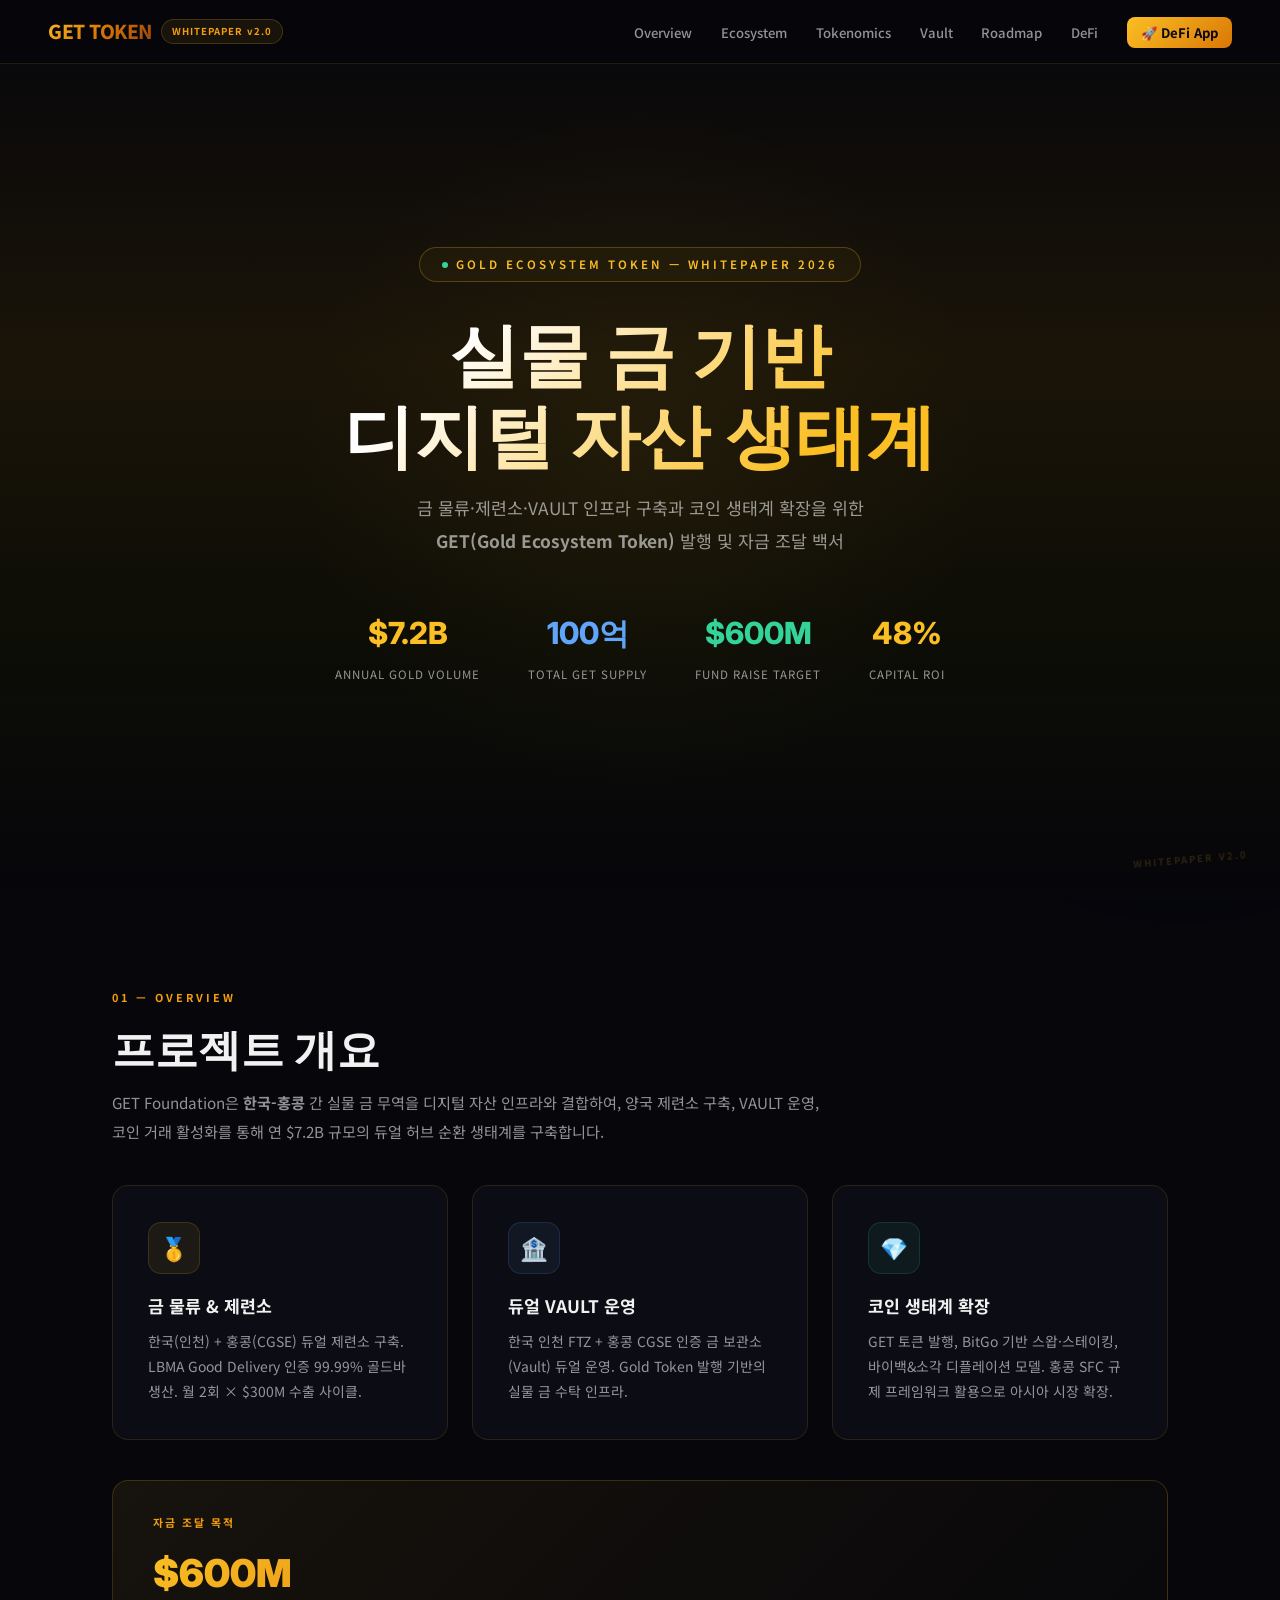
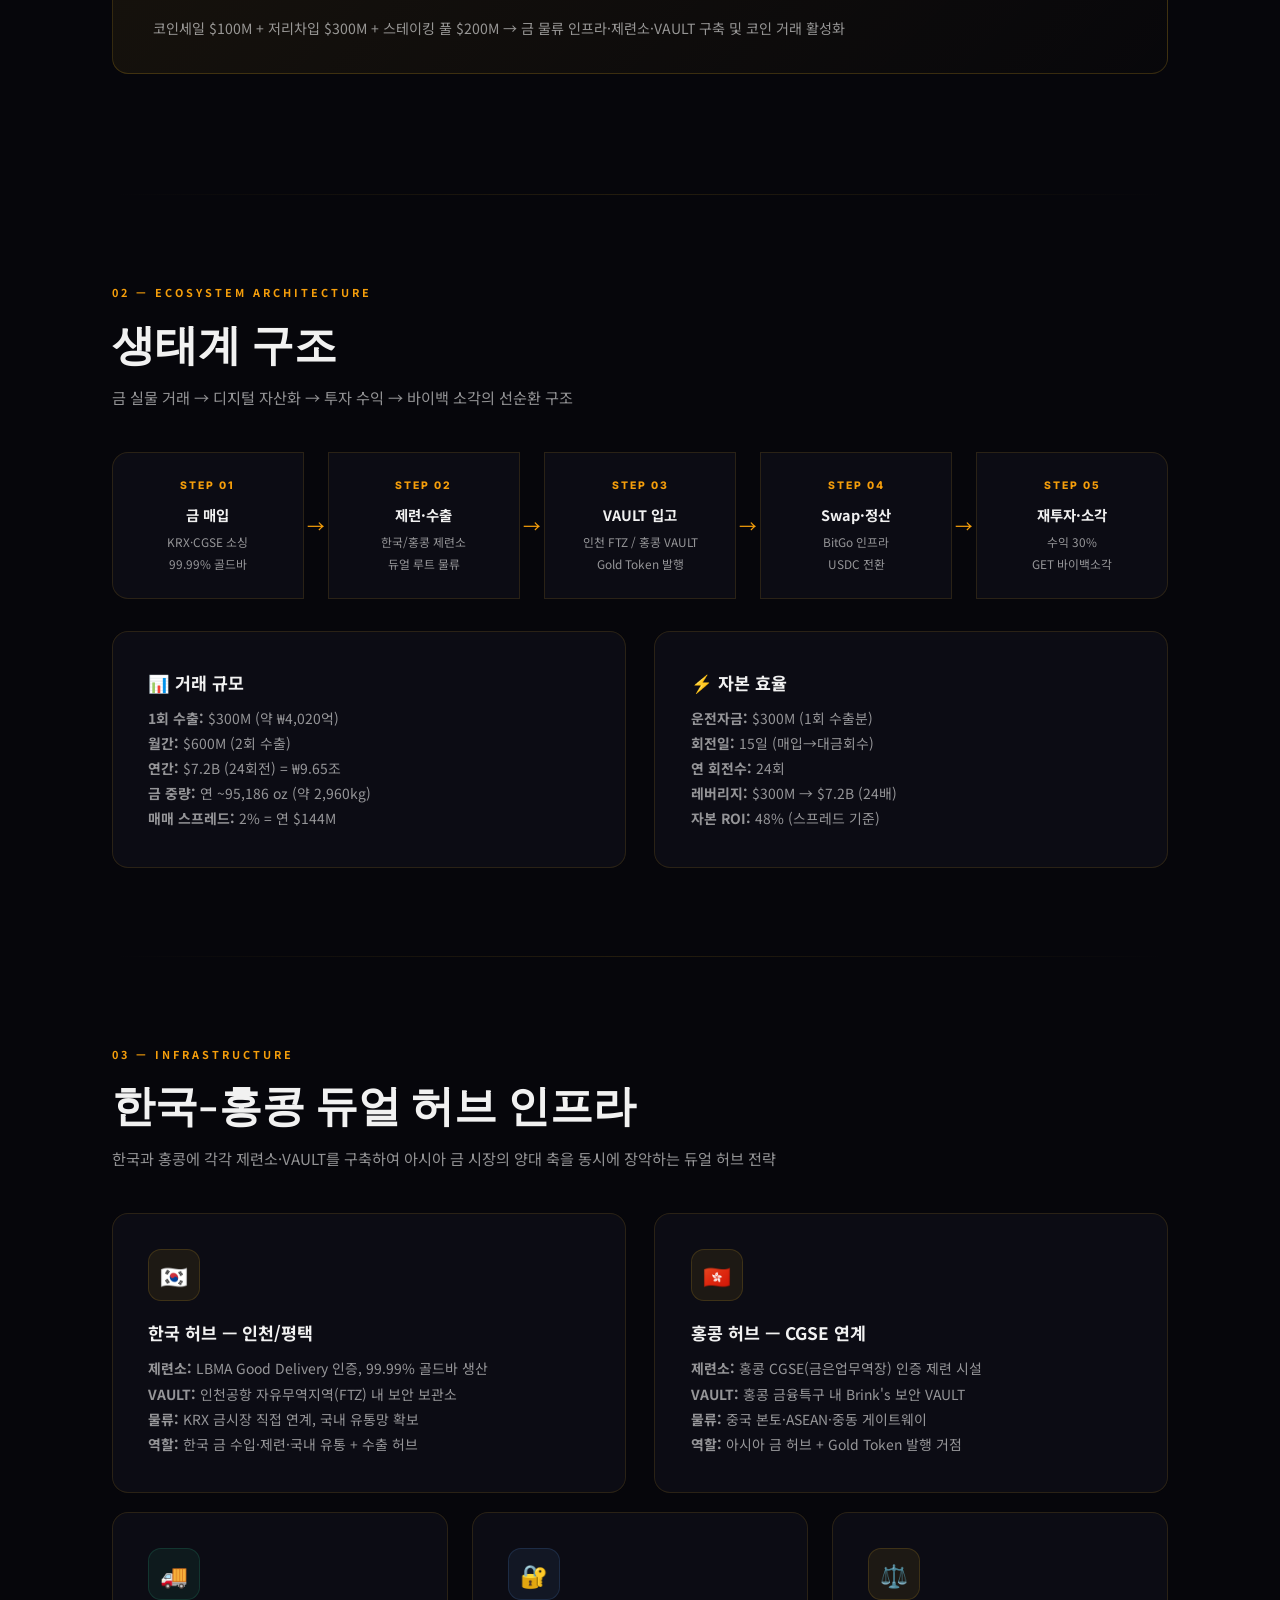
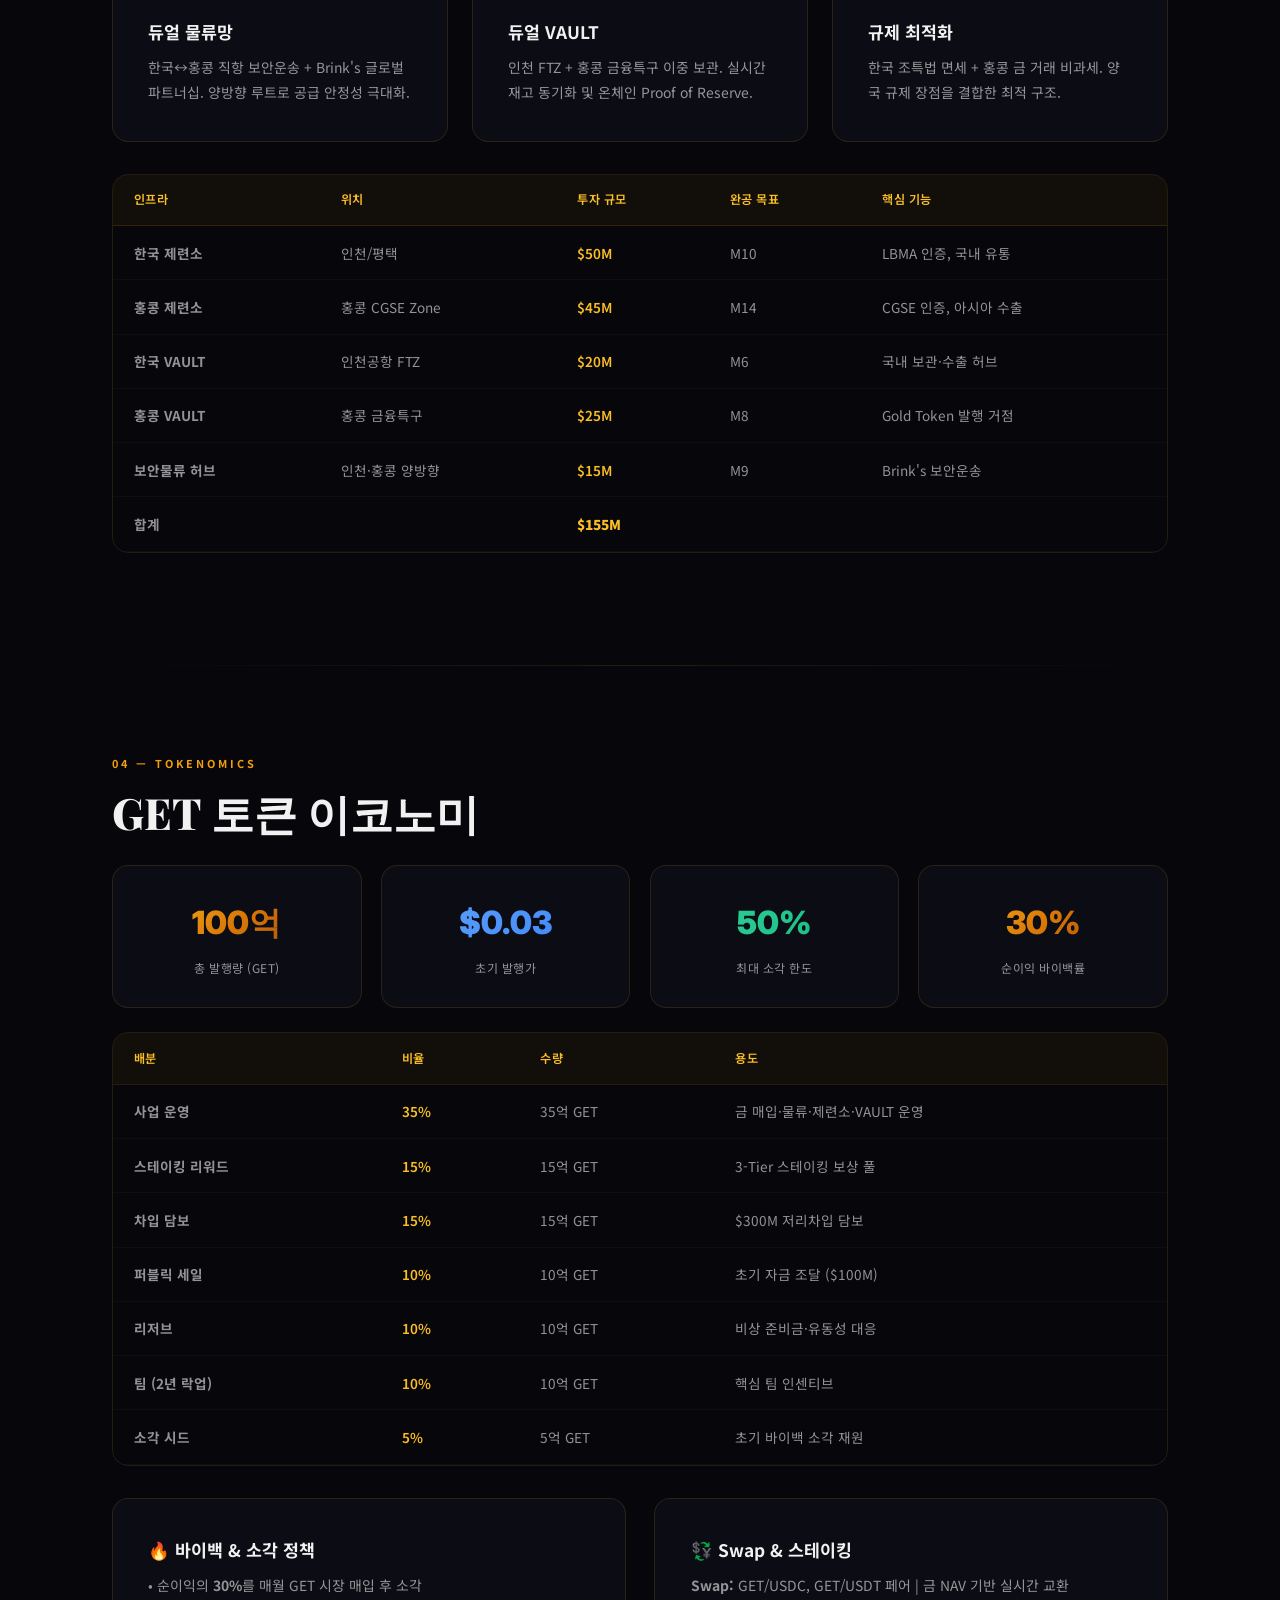
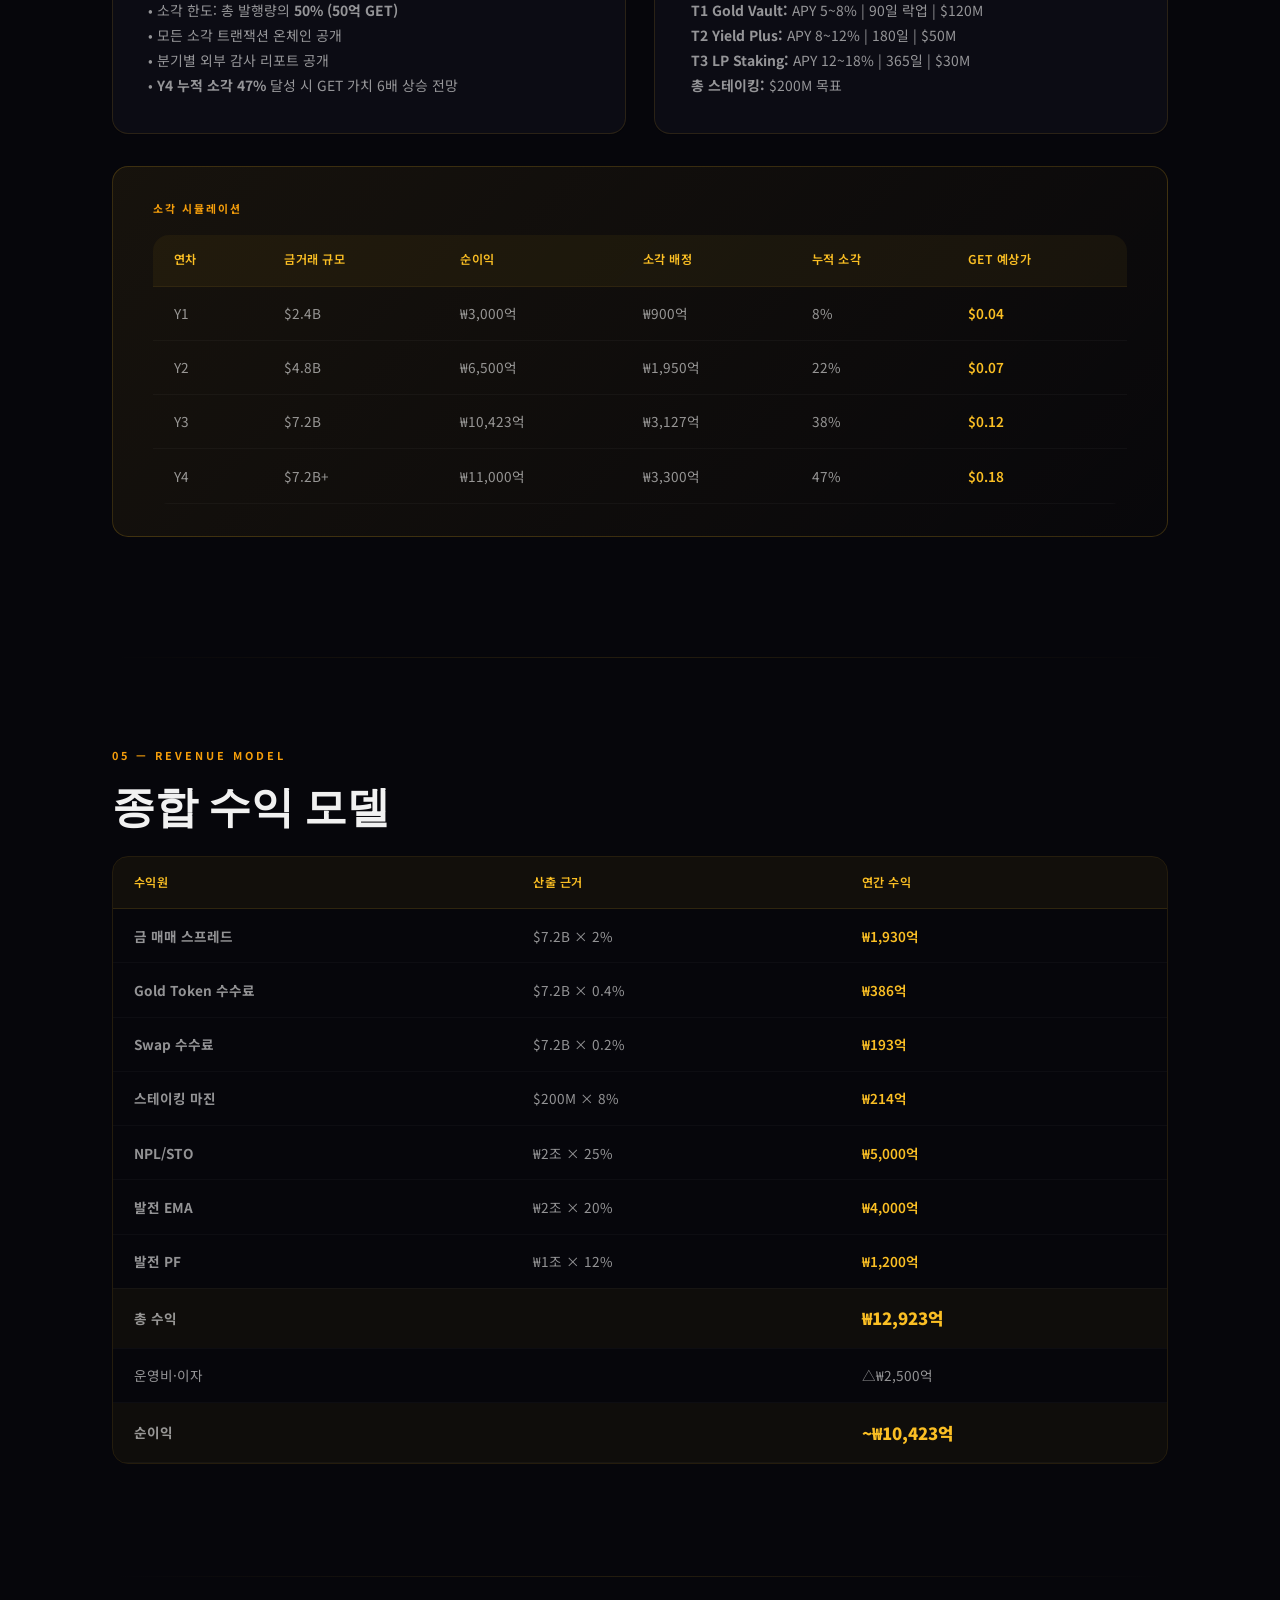
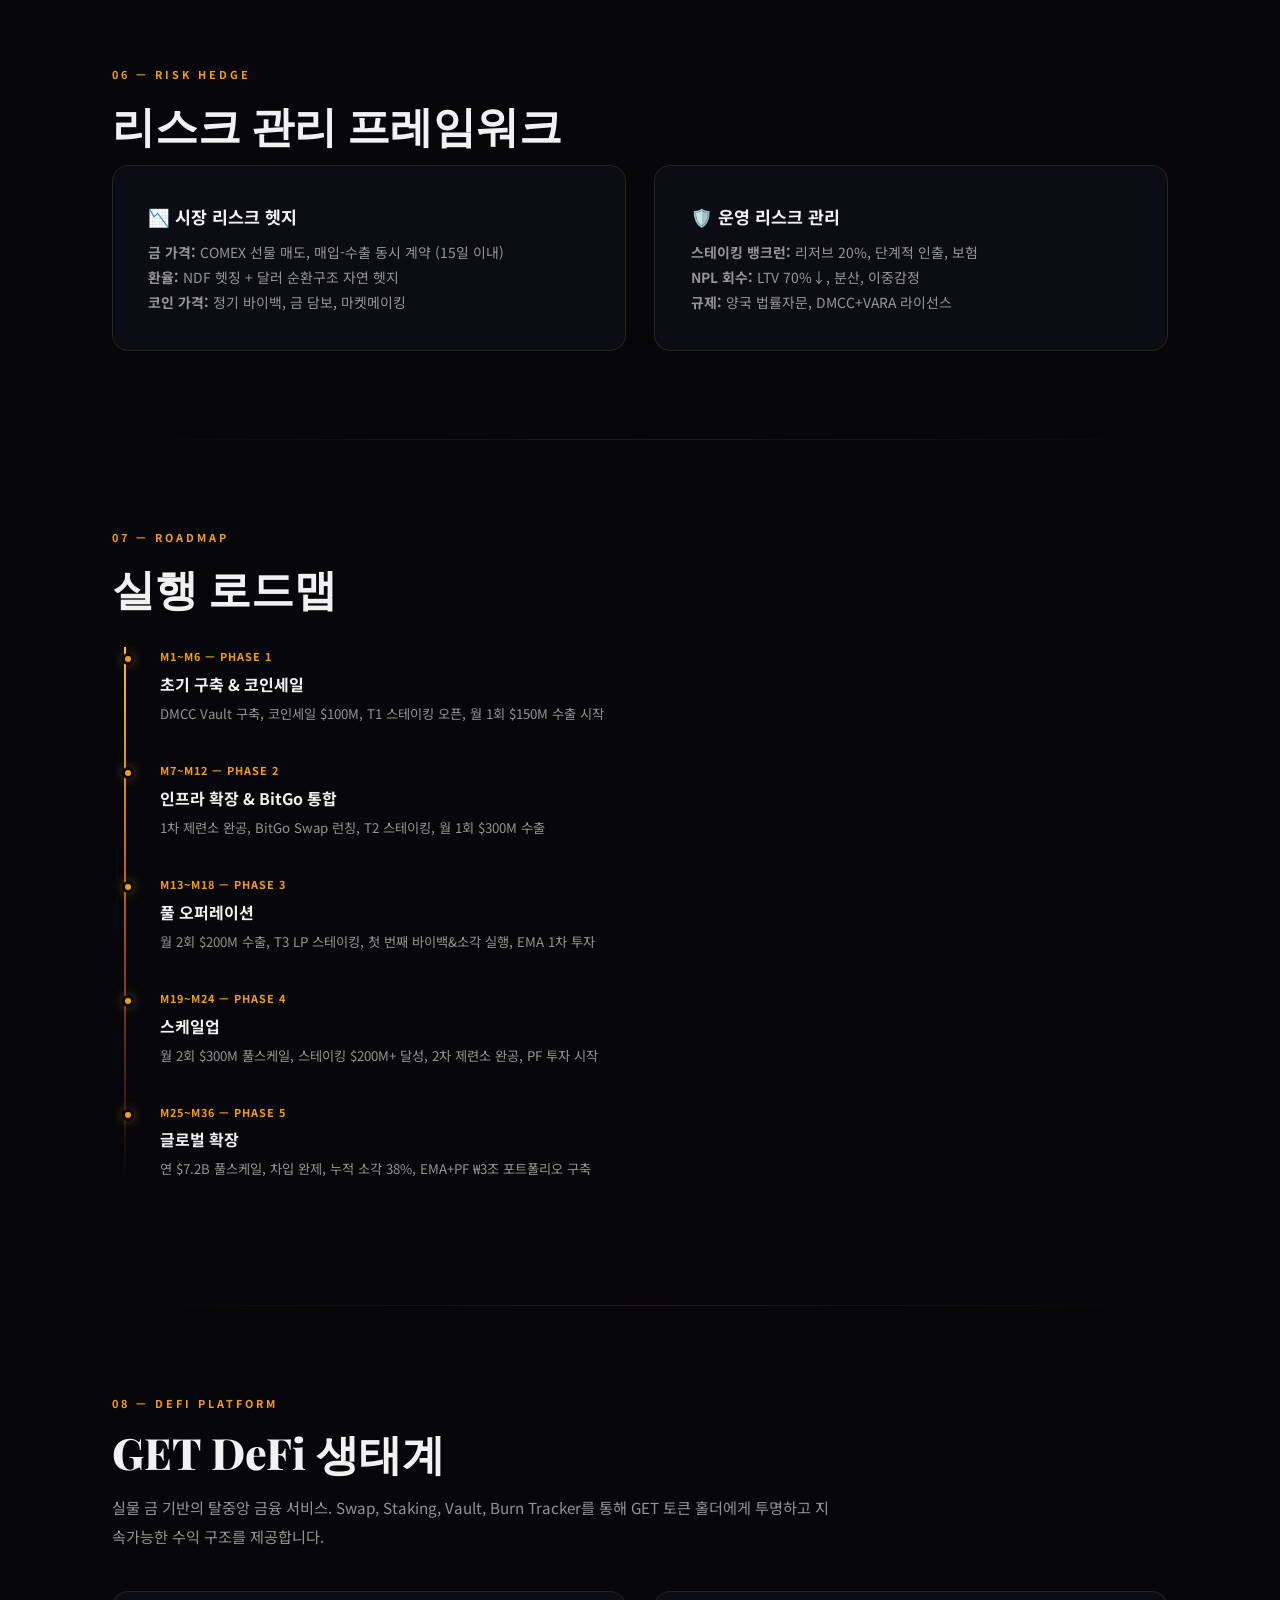
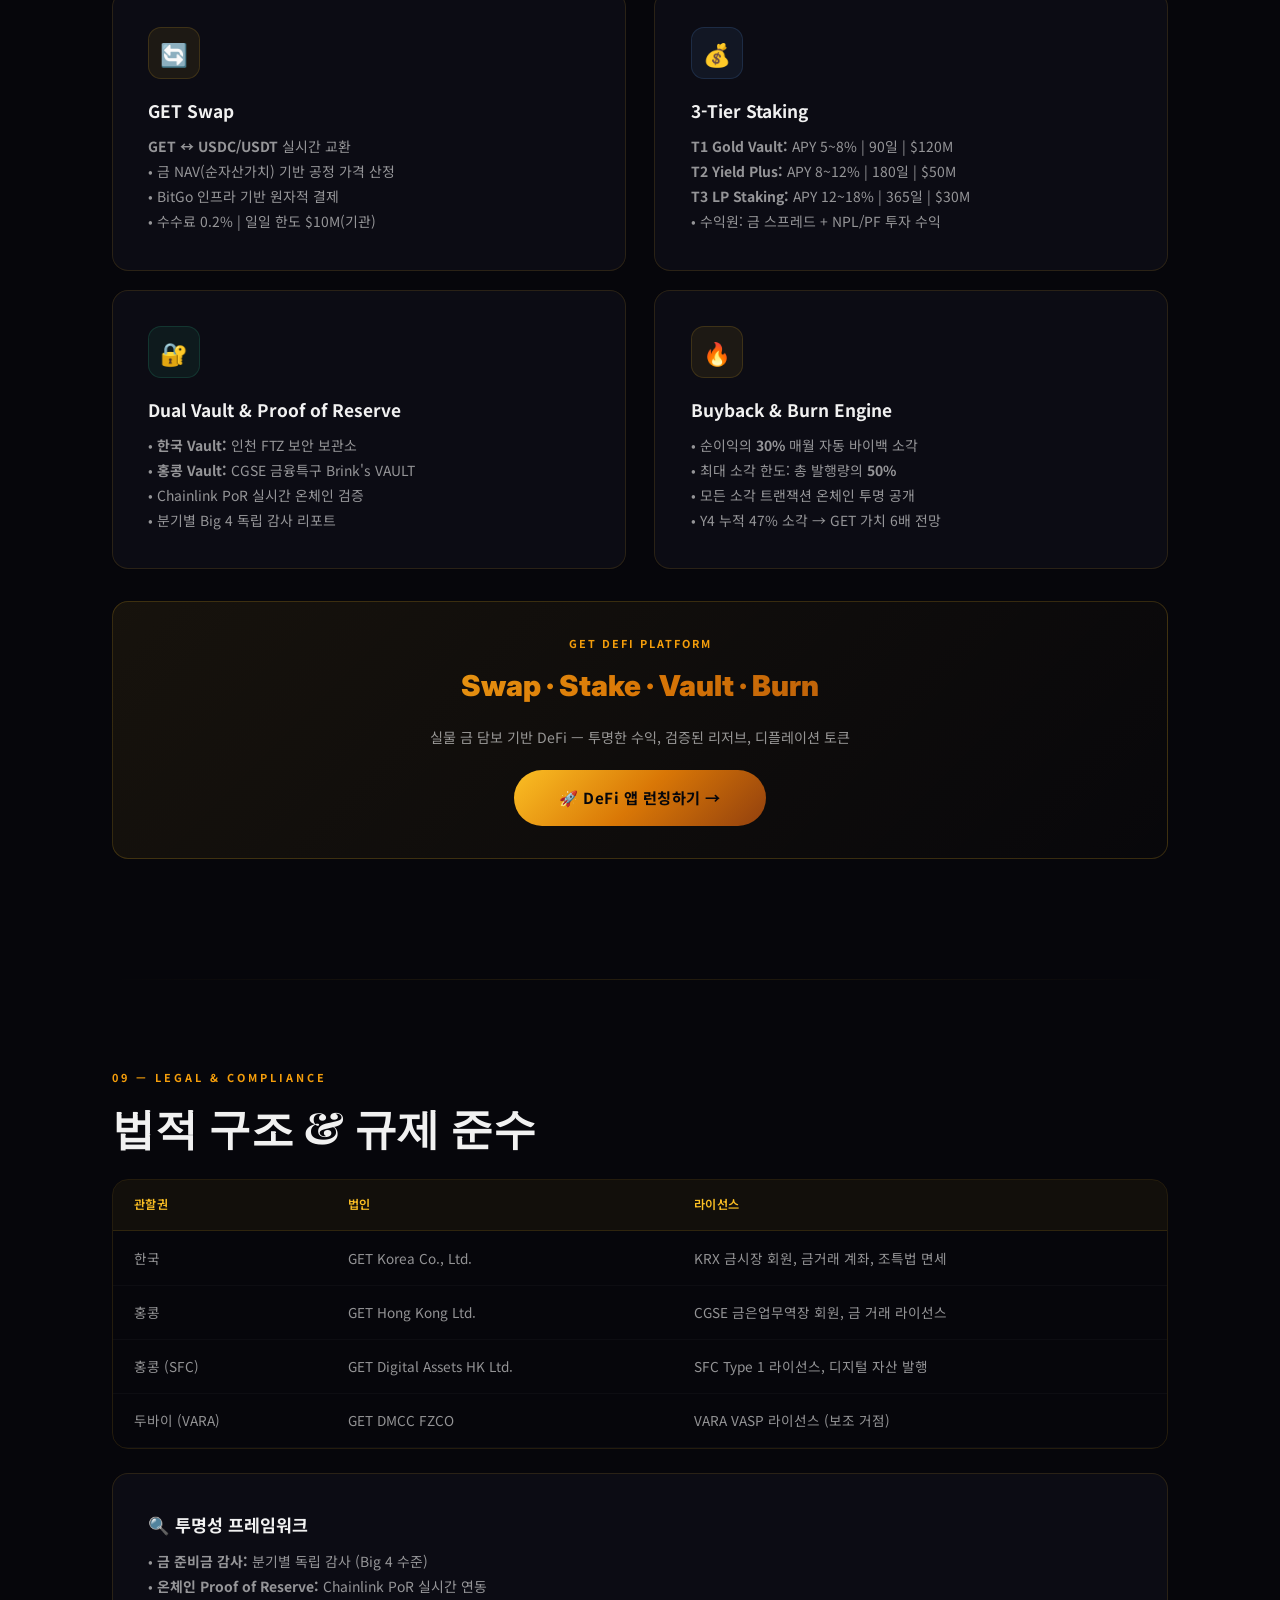
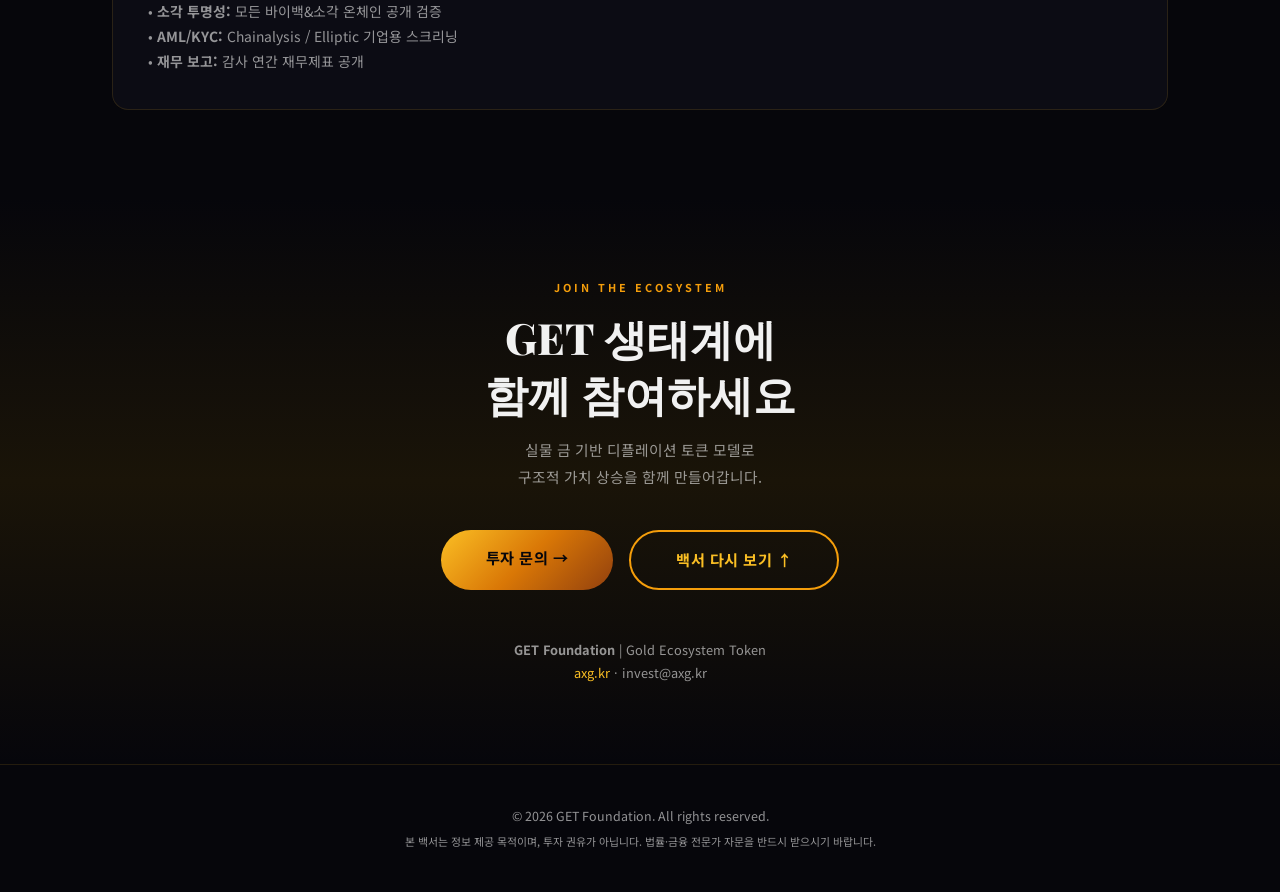
<file: index.html>
<!DOCTYPE html>
<html lang="ko">
<head>
<meta charset="UTF-8">
<meta name="viewport" content="width=device-width, initial-scale=1.0">
<title>GET Token Whitepaper v2.0 | Gold Ecosystem Token</title>
<meta name="description" content="GET(Gold Ecosystem Token) 백서 - 금 물류·제련소·VAULT 구축 및 코인 생태계 확장을 위한 토큰 이코노미">
<meta property="og:title" content="GET Token Whitepaper v2.0 | Gold Ecosystem Token">
<meta property="og:description" content="실물 금 기반 디지털 자산 생태계 - 금 물류·제련소·VAULT 구축 및 코인 생태계 확장">
<meta property="og:type" content="website">
<meta property="og:url" content="https://axg.kr">
<link rel="canonical" href="https://axg.kr">
<link rel="stylesheet" href="style.css">
</head>
<body>
<div class="bg-noise"></div>
<div class="bg-orb orb-1"></div>
<div class="bg-orb orb-2"></div>
<div class="watermark">WHITEPAPER v2.0</div>

<nav class="nav">
<div class="nav-brand"><span class="nav-logo">GET TOKEN</span><span class="nav-ver">WHITEPAPER v2.0</span></div>
<ul class="nav-links">
<li><a href="#overview">Overview</a></li>
<li><a href="#ecosystem">Ecosystem</a></li>
<li><a href="#tokenomics">Tokenomics</a></li>
<li><a href="#vault">Vault</a></li>
<li><a href="#roadmap">Roadmap</a></li>
<li><a href="#defi">DeFi</a></li>
<li><a href="defi.html" style="background:linear-gradient(135deg,#fbbf24,#d97706);color:#07070d;padding:6px 14px;border-radius:8px;font-weight:700;font-size:.82rem">🚀 DeFi App</a></li>
</ul>
</nav>

<!-- HERO -->
<section class="hero">
<div class="hero-content fade-up">
<div class="hero-badge"><span class="dot"></span> Gold Ecosystem Token — Whitepaper 2026</div>
<h1 class="hero-title">실물 금 기반<br>디지털 자산 생태계</h1>
<p class="hero-sub">금 물류·제련소·VAULT 인프라 구축과 코인 생태계 확장을 위한<br><strong>GET(Gold Ecosystem Token)</strong> 발행 및 자금 조달 백서</p>
<div class="hero-stats">
<div class="hero-stat"><div class="hero-stat-value">$7.2B</div><div class="hero-stat-label">Annual Gold Volume</div></div>
<div class="hero-stat"><div class="hero-stat-value blue">100억</div><div class="hero-stat-label">Total GET Supply</div></div>
<div class="hero-stat"><div class="hero-stat-value green">$600M</div><div class="hero-stat-label">Fund Raise Target</div></div>
<div class="hero-stat"><div class="hero-stat-value">48%</div><div class="hero-stat-label">Capital ROI</div></div>
</div>
</div>
</section>

<!-- 01 OVERVIEW -->
<section id="overview" class="section">
<div class="container">
<div class="fade-up">
<div class="section-label">01 — Overview</div>
<h2 class="section-title">프로젝트 개요</h2>
<p class="section-desc">GET Foundation은 <strong>한국-홍콩</strong> 간 실물 금 무역을 디지털 자산 인프라와 결합하여, 양국 제련소 구축, VAULT 운영, 코인 거래 활성화를 통해 연 $7.2B 규모의 듀얼 허브 순환 생태계를 구축합니다.</p>
</div>
<div class="grid-3 fade-up">
<div class="card">
<div class="card-icon">🥇</div>
<div class="card-title">금 물류 & 제련소</div>
<p class="card-text">한국(인천) + 홍콩(CGSE) 듀얼 제련소 구축. LBMA Good Delivery 인증 99.99% 골드바 생산. 월 2회 × $300M 수출 사이클.</p>
</div>
<div class="card">
<div class="card-icon blue">🏦</div>
<div class="card-title">듀얼 VAULT 운영</div>
<p class="card-text">한국 인천 FTZ + 홍콩 CGSE 인증 금 보관소(Vault) 듀얼 운영. Gold Token 발행 기반의 실물 금 수탁 인프라.</p>
</div>
<div class="card">
<div class="card-icon green">💎</div>
<div class="card-title">코인 생태계 확장</div>
<p class="card-text">GET 토큰 발행, BitGo 기반 스왑·스테이킹, 바이백&소각 디플레이션 모델. 홍콩 SFC 규제 프레임워크 활용으로 아시아 시장 확장.</p>
</div>
</div>

<div class="highlight-box fade-up" style="margin-top:2.5rem">
<div class="hl-label">자금 조달 목적</div>
<div class="hl-value">$600M</div>
<p style="color:var(--text-secondary);margin-top:.5rem;font-size:.88rem">코인세일 $100M + 저리차입 $300M + 스테이킹 풀 $200M → 금 물류 인프라·제련소·VAULT 구축 및 코인 거래 활성화</p>
</div>
</div>
</section>

<div class="container"><div class="divider"></div></div>

<!-- 02 ECOSYSTEM -->
<section id="ecosystem" class="section">
<div class="container">
<div class="fade-up">
<div class="section-label">02 — Ecosystem Architecture</div>
<h2 class="section-title">생태계 구조</h2>
<p class="section-desc">금 실물 거래 → 디지털 자산화 → 투자 수익 → 바이백 소각의 선순환 구조</p>
</div>

<div class="flow fade-up">
<div class="flow-step"><div class="step-num">STEP 01</div><div class="step-title">금 매입</div><div class="step-desc">KRX·CGSE 소싱<br>99.99% 골드바</div></div>
<div class="flow-arrow">→</div>
<div class="flow-step"><div class="step-num">STEP 02</div><div class="step-title">제련·수출</div><div class="step-desc">한국/홍콩 제련소<br>듀얼 루트 물류</div></div>
<div class="flow-arrow">→</div>
<div class="flow-step"><div class="step-num">STEP 03</div><div class="step-title">VAULT 입고</div><div class="step-desc">인천 FTZ / 홍콩 VAULT<br>Gold Token 발행</div></div>
<div class="flow-arrow">→</div>
<div class="flow-step"><div class="step-num">STEP 04</div><div class="step-title">Swap·정산</div><div class="step-desc">BitGo 인프라<br>USDC 전환</div></div>
<div class="flow-arrow">→</div>
<div class="flow-step"><div class="step-num">STEP 05</div><div class="step-title">재투자·소각</div><div class="step-desc">수익 30%<br>GET 바이백소각</div></div>
</div>

<div class="grid-2 fade-up" style="margin-top:2rem">
<div class="card">
<div class="card-title">📊 거래 규모</div>
<p class="card-text">
<strong>1회 수출:</strong> $300M (약 ₩4,020억)<br>
<strong>월간:</strong> $600M (2회 수출)<br>
<strong>연간:</strong> $7.2B (24회전) = ₩9.65조<br>
<strong>금 중량:</strong> 연 ~95,186 oz (약 2,960kg)<br>
<strong>매매 스프레드:</strong> 2% = 연 $144M
</p>
</div>
<div class="card">
<div class="card-title">⚡ 자본 효율</div>
<p class="card-text">
<strong>운전자금:</strong> $300M (1회 수출분)<br>
<strong>회전일:</strong> 15일 (매입→대금회수)<br>
<strong>연 회전수:</strong> 24회<br>
<strong>레버리지:</strong> $300M → $7.2B (24배)<br>
<strong>자본 ROI:</strong> 48% (스프레드 기준)
</p>
</div>
</div>
</div>
</section>

<div class="container"><div class="divider"></div></div>

<!-- 03 INFRASTRUCTURE -->
<section id="vault" class="section">
<div class="container">
<div class="fade-up">
<div class="section-label">03 — Infrastructure</div>
<h2 class="section-title">한국-홍콩 듀얼 허브 인프라</h2>
<p class="section-desc">한국과 홍콩에 각각 제련소·VAULT를 구축하여 아시아 금 시장의 양대 축을 동시에 장악하는 듀얼 허브 전략</p>
</div>
<div class="grid-2 fade-up">
<div class="card">
<div class="card-icon">🇰🇷</div>
<div class="card-title">한국 허브 — 인천/평택</div>
<p class="card-text">
<strong>제련소:</strong> LBMA Good Delivery 인증, 99.99% 골드바 생산<br>
<strong>VAULT:</strong> 인천공항 자유무역지역(FTZ) 내 보안 보관소<br>
<strong>물류:</strong> KRX 금시장 직접 연계, 국내 유통망 확보<br>
<strong>역할:</strong> 한국 금 수입·제련·국내 유통 + 수출 허브
</p>
</div>
<div class="card">
<div class="card-icon">🇭🇰</div>
<div class="card-title">홍콩 허브 — CGSE 연계</div>
<p class="card-text">
<strong>제련소:</strong> 홍콩 CGSE(금은업무역장) 인증 제련 시설<br>
<strong>VAULT:</strong> 홍콩 금융특구 내 Brink's 보안 VAULT<br>
<strong>물류:</strong> 중국 본토·ASEAN·중동 게이트웨이<br>
<strong>역할:</strong> 아시아 금 허브 + Gold Token 발행 거점
</p>
</div>
</div>
<div class="grid-3 fade-up" style="margin-top:1.2rem">
<div class="card">
<div class="card-icon green">🚚</div>
<div class="card-title">듀얼 물류망</div>
<p class="card-text">한국↔홍콩 직항 보안운송 + Brink's 글로벌 파트너십. 양방향 루트로 공급 안정성 극대화.</p>
</div>
<div class="card">
<div class="card-icon blue">🔐</div>
<div class="card-title">듀얼 VAULT</div>
<p class="card-text">인천 FTZ + 홍콩 금융특구 이중 보관. 실시간 재고 동기화 및 온체인 Proof of Reserve.</p>
</div>
<div class="card">
<div class="card-icon">⚖️</div>
<div class="card-title">규제 최적화</div>
<p class="card-text">한국 조특법 면세 + 홍콩 금 거래 비과세. 양국 규제 장점을 결합한 최적 구조.</p>
</div>
</div>

<div class="table-wrap fade-up" style="margin-top:2rem">
<table>
<thead><tr><th>인프라</th><th>위치</th><th>투자 규모</th><th>완공 목표</th><th>핵심 기능</th></tr></thead>
<tbody>
<tr><td><strong>한국 제련소</strong></td><td>인천/평택</td><td class="highlight">$50M</td><td>M10</td><td>LBMA 인증, 국내 유통</td></tr>
<tr><td><strong>홍콩 제련소</strong></td><td>홍콩 CGSE Zone</td><td class="highlight">$45M</td><td>M14</td><td>CGSE 인증, 아시아 수출</td></tr>
<tr><td><strong>한국 VAULT</strong></td><td>인천공항 FTZ</td><td class="highlight">$20M</td><td>M6</td><td>국내 보관·수출 허브</td></tr>
<tr><td><strong>홍콩 VAULT</strong></td><td>홍콩 금융특구</td><td class="highlight">$25M</td><td>M8</td><td>Gold Token 발행 거점</td></tr>
<tr><td><strong>보안물류 허브</strong></td><td>인천·홍콩 양방향</td><td class="highlight">$15M</td><td>M9</td><td>Brink's 보안운송</td></tr>
<tr><td><strong>합계</strong></td><td></td><td style="color:var(--gold-400);font-weight:900">$155M</td><td></td><td></td></tr>
</tbody>
</table>
</div>
</div>
</section>

<div class="container"><div class="divider"></div></div>

<!-- 04 TOKENOMICS -->
<section id="tokenomics" class="section">
<div class="container">
<div class="fade-up">
<div class="section-label">04 — Tokenomics</div>
<h2 class="section-title">GET 토큰 이코노미</h2>
</div>

<div class="kpi-row fade-up">
<div class="kpi"><div class="kpi-value">100억</div><div class="kpi-label">총 발행량 (GET)</div></div>
<div class="kpi"><div class="kpi-value blue">$0.03</div><div class="kpi-label">초기 발행가</div></div>
<div class="kpi"><div class="kpi-value green">50%</div><div class="kpi-label">최대 소각 한도</div></div>
<div class="kpi"><div class="kpi-value">30%</div><div class="kpi-label">순이익 바이백률</div></div>
</div>

<div class="table-wrap fade-up">
<table>
<thead><tr><th>배분</th><th>비율</th><th>수량</th><th>용도</th></tr></thead>
<tbody>
<tr><td><strong>사업 운영</strong></td><td class="highlight">35%</td><td>35억 GET</td><td>금 매입·물류·제련소·VAULT 운영</td></tr>
<tr><td><strong>스테이킹 리워드</strong></td><td class="highlight">15%</td><td>15억 GET</td><td>3-Tier 스테이킹 보상 풀</td></tr>
<tr><td><strong>차입 담보</strong></td><td class="highlight">15%</td><td>15억 GET</td><td>$300M 저리차입 담보</td></tr>
<tr><td><strong>퍼블릭 세일</strong></td><td class="highlight">10%</td><td>10억 GET</td><td>초기 자금 조달 ($100M)</td></tr>
<tr><td><strong>리저브</strong></td><td class="highlight">10%</td><td>10억 GET</td><td>비상 준비금·유동성 대응</td></tr>
<tr><td><strong>팀 (2년 락업)</strong></td><td class="highlight">10%</td><td>10억 GET</td><td>핵심 팀 인센티브</td></tr>
<tr><td><strong>소각 시드</strong></td><td class="highlight">5%</td><td>5억 GET</td><td>초기 바이백 소각 재원</td></tr>
</tbody>
</table>
</div>

<div class="grid-2 fade-up" style="margin-top:2rem">
<div class="card">
<div class="card-title">🔥 바이백 & 소각 정책</div>
<p class="card-text">
• 순이익의 <strong>30%</strong>를 매월 GET 시장 매입 후 소각<br>
• 소각 한도: 총 발행량의 <strong>50% (50억 GET)</strong><br>
• 모든 소각 트랜잭션 온체인 공개<br>
• 분기별 외부 감사 리포트 공개<br>
• <strong>Y4 누적 소각 47%</strong> 달성 시 GET 가치 6배 상승 전망
</p>
</div>
<div class="card">
<div class="card-title">💱 Swap & 스테이킹</div>
<p class="card-text">
<strong>Swap:</strong> GET/USDC, GET/USDT 페어 | 금 NAV 기반 실시간 교환<br>
<strong>T1 Gold Vault:</strong> APY 5~8% | 90일 락업 | $120M<br>
<strong>T2 Yield Plus:</strong> APY 8~12% | 180일 | $50M<br>
<strong>T3 LP Staking:</strong> APY 12~18% | 365일 | $30M<br>
<strong>총 스테이킹:</strong> $200M 목표
</p>
</div>
</div>

<div class="highlight-box fade-up" style="margin-top:2rem">
<div class="hl-label">소각 시뮬레이션</div>
<div class="table-wrap" style="margin:1rem 0 0;border:none">
<table>
<thead><tr><th>연차</th><th>금거래 규모</th><th>순이익</th><th>소각 배정</th><th>누적 소각</th><th>GET 예상가</th></tr></thead>
<tbody>
<tr><td>Y1</td><td>$2.4B</td><td>₩3,000억</td><td>₩900억</td><td>8%</td><td class="highlight">$0.04</td></tr>
<tr><td>Y2</td><td>$4.8B</td><td>₩6,500억</td><td>₩1,950억</td><td>22%</td><td class="highlight">$0.07</td></tr>
<tr><td>Y3</td><td>$7.2B</td><td>₩10,423억</td><td>₩3,127억</td><td>38%</td><td class="highlight">$0.12</td></tr>
<tr><td>Y4</td><td>$7.2B+</td><td>₩11,000억</td><td>₩3,300억</td><td>47%</td><td class="highlight">$0.18</td></tr>
</tbody>
</table>
</div>
</div>
</div>
</section>

<div class="container"><div class="divider"></div></div>

<!-- 05 REVENUE -->
<section class="section">
<div class="container">
<div class="fade-up">
<div class="section-label">05 — Revenue Model</div>
<h2 class="section-title">종합 수익 모델</h2>
</div>
<div class="table-wrap fade-up">
<table>
<thead><tr><th>수익원</th><th>산출 근거</th><th>연간 수익</th></tr></thead>
<tbody>
<tr><td><strong>금 매매 스프레드</strong></td><td>$7.2B × 2%</td><td class="highlight">₩1,930억</td></tr>
<tr><td><strong>Gold Token 수수료</strong></td><td>$7.2B × 0.4%</td><td class="highlight">₩386억</td></tr>
<tr><td><strong>Swap 수수료</strong></td><td>$7.2B × 0.2%</td><td class="highlight">₩193억</td></tr>
<tr><td><strong>스테이킹 마진</strong></td><td>$200M × 8%</td><td class="highlight">₩214억</td></tr>
<tr><td><strong>NPL/STO</strong></td><td>₩2조 × 25%</td><td class="highlight">₩5,000억</td></tr>
<tr><td><strong>발전 EMA</strong></td><td>₩2조 × 20%</td><td class="highlight">₩4,000억</td></tr>
<tr><td><strong>발전 PF</strong></td><td>₩1조 × 12%</td><td class="highlight">₩1,200억</td></tr>
<tr style="background:rgba(251,191,36,0.04)"><td><strong>총 수익</strong></td><td></td><td style="color:var(--gold-400);font-weight:900;font-size:1.05rem">₩12,923억</td></tr>
<tr><td>운영비·이자</td><td></td><td>△₩2,500억</td></tr>
<tr style="background:rgba(251,191,36,0.04)"><td><strong>순이익</strong></td><td></td><td style="color:var(--gold-400);font-weight:900;font-size:1.05rem">~₩10,423억</td></tr>
</tbody>
</table>
</div>
</div>
</section>

<div class="container"><div class="divider"></div></div>

<!-- 06 RISK -->
<section class="section">
<div class="container">
<div class="fade-up">
<div class="section-label">06 — Risk Hedge</div>
<h2 class="section-title">리스크 관리 프레임워크</h2>
</div>
<div class="grid-2 fade-up">
<div class="card">
<div class="card-title">📉 시장 리스크 헷지</div>
<p class="card-text">
<strong>금 가격:</strong> COMEX 선물 매도, 매입-수출 동시 계약 (15일 이내)<br>
<strong>환율:</strong> NDF 헷징 + 달러 순환구조 자연 헷지<br>
<strong>코인 가격:</strong> 정기 바이백, 금 담보, 마켓메이킹
</p>
</div>
<div class="card">
<div class="card-title">🛡️ 운영 리스크 관리</div>
<p class="card-text">
<strong>스테이킹 뱅크런:</strong> 리저브 20%, 단계적 인출, 보험<br>
<strong>NPL 회수:</strong> LTV 70%↓, 분산, 이중감정<br>
<strong>규제:</strong> 양국 법률자문, DMCC+VARA 라이선스
</p>
</div>
</div>
</div>
</section>

<div class="container"><div class="divider"></div></div>

<!-- 07 ROADMAP -->
<section id="roadmap" class="section">
<div class="container">
<div class="fade-up">
<div class="section-label">07 — Roadmap</div>
<h2 class="section-title">실행 로드맵</h2>
</div>
<div class="timeline fade-up">
<div class="timeline-item"><div class="timeline-label">M1~M6 — Phase 1</div><div class="timeline-title">초기 구축 & 코인세일</div><div class="timeline-desc">DMCC Vault 구축, 코인세일 $100M, T1 스테이킹 오픈, 월 1회 $150M 수출 시작</div></div>
<div class="timeline-item"><div class="timeline-label">M7~M12 — Phase 2</div><div class="timeline-title">인프라 확장 & BitGo 통합</div><div class="timeline-desc">1차 제련소 완공, BitGo Swap 런칭, T2 스테이킹, 월 1회 $300M 수출</div></div>
<div class="timeline-item"><div class="timeline-label">M13~M18 — Phase 3</div><div class="timeline-title">풀 오퍼레이션</div><div class="timeline-desc">월 2회 $200M 수출, T3 LP 스테이킹, 첫 번째 바이백&소각 실행, EMA 1차 투자</div></div>
<div class="timeline-item"><div class="timeline-label">M19~M24 — Phase 4</div><div class="timeline-title">스케일업</div><div class="timeline-desc">월 2회 $300M 풀스케일, 스테이킹 $200M+ 달성, 2차 제련소 완공, PF 투자 시작</div></div>
<div class="timeline-item"><div class="timeline-label">M25~M36 — Phase 5</div><div class="timeline-title">글로벌 확장</div><div class="timeline-desc">연 $7.2B 풀스케일, 차입 완제, 누적 소각 38%, EMA+PF ₩3조 포트폴리오 구축</div></div>
</div>
</div>
</section>

<div class="container"><div class="divider"></div></div>

<!-- 08 DeFi PLATFORM -->
<section id="defi" class="section">
<div class="container">
<div class="fade-up">
<div class="section-label">08 — DeFi Platform</div>
<h2 class="section-title">GET DeFi 생태계</h2>
<p class="section-desc">실물 금 기반의 탈중앙 금융 서비스. Swap, Staking, Vault, Burn Tracker를 통해 GET 토큰 홀더에게 투명하고 지속가능한 수익 구조를 제공합니다.</p>
</div>

<div class="grid-2 fade-up">
<div class="card">
<div class="card-icon">🔄</div>
<div class="card-title">GET Swap</div>
<p class="card-text">
<strong>GET ↔ USDC/USDT</strong> 실시간 교환<br>
• 금 NAV(순자산가치) 기반 공정 가격 산정<br>
• BitGo 인프라 기반 원자적 결제<br>
• 수수료 0.2% | 일일 한도 $10M(기관)
</p>
</div>
<div class="card">
<div class="card-icon blue">💰</div>
<div class="card-title">3-Tier Staking</div>
<p class="card-text">
<strong>T1 Gold Vault:</strong> APY 5~8% | 90일 | $120M<br>
<strong>T2 Yield Plus:</strong> APY 8~12% | 180일 | $50M<br>
<strong>T3 LP Staking:</strong> APY 12~18% | 365일 | $30M<br>
• 수익원: 금 스프레드 + NPL/PF 투자 수익
</p>
</div>
</div>

<div class="grid-2 fade-up" style="margin-top:1.2rem">
<div class="card">
<div class="card-icon green">🔐</div>
<div class="card-title">Dual Vault & Proof of Reserve</div>
<p class="card-text">
• <strong>한국 Vault:</strong> 인천 FTZ 보안 보관소<br>
• <strong>홍콩 Vault:</strong> CGSE 금융특구 Brink's VAULT<br>
• Chainlink PoR 실시간 온체인 검증<br>
• 분기별 Big 4 독립 감사 리포트
</p>
</div>
<div class="card">
<div class="card-icon">🔥</div>
<div class="card-title">Buyback & Burn Engine</div>
<p class="card-text">
• 순이익의 <strong>30%</strong> 매월 자동 바이백 소각<br>
• 최대 소각 한도: 총 발행량의 <strong>50%</strong><br>
• 모든 소각 트랜잭션 온체인 투명 공개<br>
• Y4 누적 47% 소각 → GET 가치 6배 전망
</p>
</div>
</div>

<div class="highlight-box fade-up" style="margin-top:2rem;text-align:center">
<div class="hl-label">GET DeFi Platform</div>
<div class="hl-value" style="font-size:1.8rem">Swap · Stake · Vault · Burn</div>
<p style="color:var(--text-secondary);margin:.8rem 0 1.2rem;font-size:.88rem">실물 금 담보 기반 DeFi — 투명한 수익, 검증된 리저브, 디플레이션 토큰</p>
<a href="defi.html" class="cta-btn" style="display:inline-block">🚀 DeFi 앱 런칭하기 →</a>
</div>
</div>
</section>

<div class="container"><div class="divider"></div></div>

<!-- 09 LEGAL -->
<section class="section">
<div class="container">
<div class="fade-up">
<div class="section-label">09 — Legal & Compliance</div>
<h2 class="section-title">법적 구조 & 규제 준수</h2>
</div>
<div class="table-wrap fade-up">
<table>
<thead><tr><th>관할권</th><th>법인</th><th>라이선스</th></tr></thead>
<tbody>
<tr><td>한국</td><td>GET Korea Co., Ltd.</td><td>KRX 금시장 회원, 금거래 계좌, 조특법 면세</td></tr>
<tr><td>홍콩</td><td>GET Hong Kong Ltd.</td><td>CGSE 금은업무역장 회원, 금 거래 라이선스</td></tr>
<tr><td>홍콩 (SFC)</td><td>GET Digital Assets HK Ltd.</td><td>SFC Type 1 라이선스, 디지털 자산 발행</td></tr>
<tr><td>두바이 (VARA)</td><td>GET DMCC FZCO</td><td>VARA VASP 라이선스 (보조 거점)</td></tr>
</tbody>
</table>
</div>
<div class="card fade-up" style="margin-top:1.5rem">
<div class="card-title">🔍 투명성 프레임워크</div>
<p class="card-text">
• <strong>금 준비금 감사:</strong> 분기별 독립 감사 (Big 4 수준)<br>
• <strong>온체인 Proof of Reserve:</strong> Chainlink PoR 실시간 연동<br>
• <strong>소각 투명성:</strong> 모든 바이백&소각 온체인 공개 검증<br>
• <strong>AML/KYC:</strong> Chainalysis / Elliptic 기업용 스크리닝<br>
• <strong>재무 보고:</strong> 감사 연간 재무제표 공개
</p>
</div>
</div>
</section>

<!-- CTA -->
<section class="cta-section">
<div class="container fade-up">
<div class="section-label" style="text-align:center">Join the Ecosystem</div>
<h2 class="section-title" style="text-align:center;max-width:650px;margin:0 auto 1rem">GET 생태계에<br>함께 참여하세요</h2>
<p style="color:var(--text-secondary);margin-bottom:2.5rem;font-size:.92rem">실물 금 기반 디플레이션 토큰 모델로<br>구조적 가치 상승을 함께 만들어갑니다.</p>
<div style="display:flex;gap:1rem;justify-content:center;flex-wrap:wrap">
<a href="mailto:invest@axg.kr" class="cta-btn">투자 문의 →</a>
<a href="#overview" class="cta-btn outline">백서 다시 보기 ↑</a>
</div>
<div style="margin-top:3rem;color:var(--text-secondary);font-size:.8rem">
<strong>GET Foundation</strong> | Gold Ecosystem Token<br>
<a href="https://axg.kr" style="color:var(--gold-400)">axg.kr</a> · invest@axg.kr
</div>
</div>
</section>

<footer class="footer">
<p>© 2026 GET Foundation. All rights reserved.</p>
<p style="margin-top:.3rem;font-size:.68rem">본 백서는 정보 제공 목적이며, 투자 권유가 아닙니다. 법률·금융 전문가 자문을 반드시 받으시기 바랍니다.</p>
</footer>

<script>
const obs=new IntersectionObserver(e=>{e.forEach(el=>{if(el.isIntersecting)el.target.classList.add('visible')})},{threshold:.12});
document.querySelectorAll('.fade-up').forEach(el=>obs.observe(el));
window.addEventListener('scroll',()=>{document.querySelector('.nav').style.background=window.scrollY>50?'rgba(6,6,11,0.95)':'rgba(6,6,11,0.88)'});
</script>
</body>
</html>
</file>
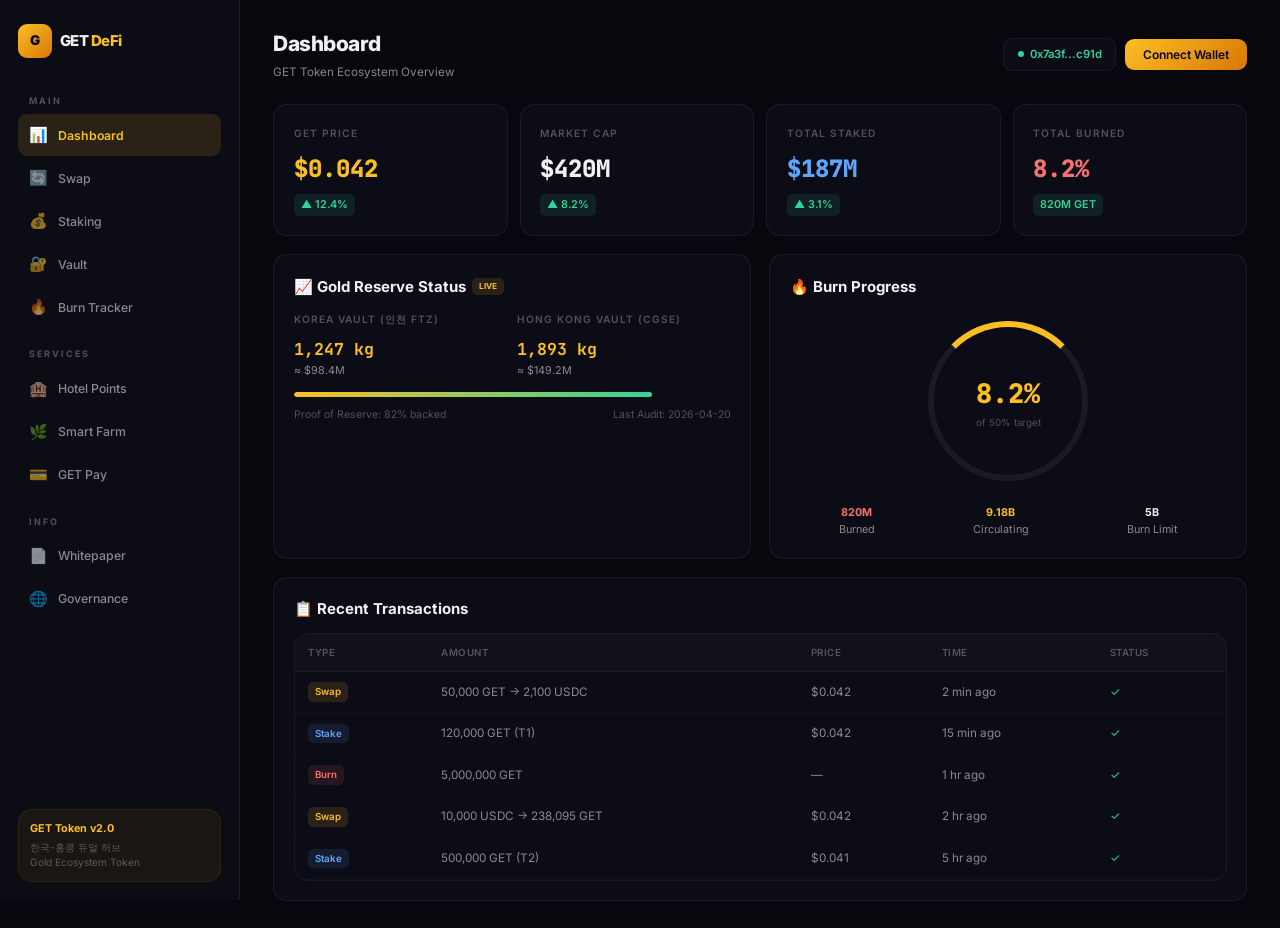
<file: defi.html>
<!DOCTYPE html>
<html lang="ko">
<head>
<meta charset="UTF-8">
<meta name="viewport" content="width=device-width, initial-scale=1.0">
<title>GET DeFi | Gold Ecosystem Token</title>
<meta name="description" content="GET Token DeFi - Swap, Staking, Vault, Burn Tracker">
<link rel="canonical" href="https://axg.kr/defi">
<link rel="stylesheet" href="defi.css">
</head>
<body>
<div class="app">

<!-- SIDEBAR -->
<aside class="sb">
<div class="logo"><div class="logo-i">G</div><div class="logo-t">GET <span>DeFi</span></div></div>
<div class="ng">
<div class="nl">Main</div>
<div class="ni ac" onclick="showPage('dashboard')"><span class="ic">📊</span> Dashboard</div>
<div class="ni" onclick="showPage('swap')"><span class="ic">🔄</span> Swap</div>
<div class="ni" onclick="showPage('staking')"><span class="ic">💰</span> Staking</div>
<div class="ni" onclick="showPage('vault')"><span class="ic">🔐</span> Vault</div>
<div class="ni" onclick="showPage('burn')"><span class="ic">🔥</span> Burn Tracker</div>
</div>
<div class="ng">
<div class="nl">Services</div>
<div class="ni" onclick="showPage('hotel')"><span class="ic">🏨</span> Hotel Points</div>
<div class="ni" onclick="showPage('farm')"><span class="ic">🌿</span> Smart Farm</div>
<div class="ni" onclick="showPage('pay')"><span class="ic">💳</span> GET Pay</div>
</div>
<div class="ng">
<div class="nl">Info</div>
<div class="ni" onclick="window.open('index.html')"><span class="ic">📄</span> Whitepaper</div>
<div class="ni"><span class="ic">🌐</span> Governance</div>
</div>
<div class="sp"></div>
<div class="nf"><b>GET Token v2.0</b>한국-홍콩 듀얼 허브<br>Gold Ecosystem Token</div>
</aside>

<!-- MAIN -->
<div class="main">

<!-- DASHBOARD -->
<div class="page active" id="pg-dashboard">
<div class="hd"><div><h1>Dashboard</h1><p>GET Token Ecosystem Overview</p></div>
<div class="ha"><div class="wb"><span class="dot"></span>0x7a3f...c91d</div><button class="btn btn-p">Connect Wallet</button></div></div>

<div class="g4">
<div class="cd"><div class="cl">GET Price</div><div class="cv" style="color:var(--g)">$0.042</div><div class="cc up">▲ 12.4%</div></div>
<div class="cd"><div class="cl">Market Cap</div><div class="cv">$420M</div><div class="cc up">▲ 8.2%</div></div>
<div class="cd"><div class="cl">Total Staked</div><div class="cv" style="color:var(--b)">$187M</div><div class="cc up">▲ 3.1%</div></div>
<div class="cd"><div class="cl">Total Burned</div><div class="cv" style="color:var(--r)">8.2%</div><div class="cc up">820M GET</div></div>
</div>

<div class="g2">
<div class="cd">
<div class="sec">📈 Gold Reserve Status <span class="badge">LIVE</span></div>
<div class="g2" style="margin:0;gap:.6rem">
<div><div class="cl">Korea Vault (인천 FTZ)</div><div style="font-family:'JetBrains Mono';font-size:1.1rem;font-weight:700;color:var(--g)">1,247 kg</div><div style="font-size:.72rem;color:var(--t2)">≈ $98.4M</div></div>
<div><div class="cl">Hong Kong Vault (CGSE)</div><div style="font-family:'JetBrains Mono';font-size:1.1rem;font-weight:700;color:var(--g)">1,893 kg</div><div style="font-size:.72rem;color:var(--t2)">≈ $149.2M</div></div>
</div>
<div class="pb" style="margin-top:.8rem"><div class="pf" style="width:82%"></div></div>
<div style="display:flex;justify-content:space-between;font-size:.7rem;color:var(--t3)"><span>Proof of Reserve: 82% backed</span><span>Last Audit: 2026-04-20</span></div>
</div>
<div class="cd">
<div class="sec">🔥 Burn Progress</div>
<div class="vr"><div class="vp">8.2%</div><div class="vs">of 50% target</div></div>
<div style="display:flex;justify-content:space-around;text-align:center;font-size:.72rem;color:var(--t2)">
<div><div style="font-weight:700;color:var(--r)">820M</div>Burned</div>
<div><div style="font-weight:700;color:var(--g)">9.18B</div>Circulating</div>
<div><div style="font-weight:700;color:var(--t1)">5B</div>Burn Limit</div>
</div>
</div>
</div>

<div class="cd">
<div class="sec">📋 Recent Transactions</div>
<div class="tw"><table>
<thead><tr><th>Type</th><th>Amount</th><th>Price</th><th>Time</th><th>Status</th></tr></thead>
<tbody>
<tr><td><span class="tg tg-g">Swap</span></td><td>50,000 GET → 2,100 USDC</td><td>$0.042</td><td>2 min ago</td><td style="color:var(--gr)">✓</td></tr>
<tr><td><span class="tg tg-b">Stake</span></td><td>120,000 GET (T1)</td><td>$0.042</td><td>15 min ago</td><td style="color:var(--gr)">✓</td></tr>
<tr><td><span class="tg tg-r">Burn</span></td><td>5,000,000 GET</td><td>—</td><td>1 hr ago</td><td style="color:var(--gr)">✓</td></tr>
<tr><td><span class="tg tg-g">Swap</span></td><td>10,000 USDC → 238,095 GET</td><td>$0.042</td><td>2 hr ago</td><td style="color:var(--gr)">✓</td></tr>
<tr><td><span class="tg tg-b">Stake</span></td><td>500,000 GET (T2)</td><td>$0.041</td><td>5 hr ago</td><td style="color:var(--gr)">✓</td></tr>
</tbody></table></div>
</div>
</div>

<!-- SWAP -->
<div class="page" id="pg-swap">
<div class="hd"><div><h1>Swap</h1><p>GET ↔ Stablecoin Exchange | Gold NAV 기반 실시간 교환</p></div>
<div class="ha"><div class="wb"><span class="dot"></span>Connected</div></div></div>

<div class="sw">
<div class="cd" style="padding:1.5rem">
<div class="tabs" style="margin-bottom:1rem"><button class="tab ac">Swap</button><button class="tab">Limit</button></div>

<div class="sig">
<div class="sit"><span>From</span><span>Balance: 1,250,000 GET</span></div>
<div class="sir"><input class="si" placeholder="0.0" value="100000" id="fromAmt" oninput="calcSwap()">
<div class="ts"><div class="ti" style="background:var(--gd);color:var(--g)">G</div>GET ▾</div></div>
</div>

<div class="sa"><div class="sab" onclick="flipSwap()">↕</div></div>

<div class="sig">
<div class="sit"><span>To</span><span>Balance: 12,400 USDC</span></div>
<div class="sir"><input class="si" placeholder="0.0" value="4,200" id="toAmt" readonly>
<div class="ts"><div class="ti" style="background:var(--bd);color:var(--b)">$</div>USDC ▾</div></div>
</div>

<div class="sinf">
<div class="sinr"><span>Exchange Rate</span><span>1 GET = $0.042 USDC</span></div>
<div class="sinr"><span>Gold NAV Backing</span><span>$0.0248 / GET</span></div>
<div class="sinr"><span>Swap Fee</span><span>0.2% (200 GET)</span></div>
<div class="sinr"><span>Price Impact</span><span style="color:var(--gr)">< 0.01%</span></div>
<div class="sinr"><span>Route</span><span>GET → USDC (BitGo)</span></div>
</div>

<button class="sbtn" onclick="doSwap()">Swap 100,000 GET → 4,200 USDC</button>
</div>

<div class="cd" style="margin-top:1rem">
<div class="sec">📊 GET/USDC Price Chart</div>
<div style="height:180px;display:flex;align-items:flex-end;gap:3px;padding:.5rem 0">
<div style="flex:1;height:40%;background:linear-gradient(180deg,var(--g),rgba(251,191,36,.1));border-radius:2px 2px 0 0"></div>
<div style="flex:1;height:55%;background:linear-gradient(180deg,var(--g),rgba(251,191,36,.1));border-radius:2px 2px 0 0"></div>
<div style="flex:1;height:45%;background:linear-gradient(180deg,var(--g),rgba(251,191,36,.1));border-radius:2px 2px 0 0"></div>
<div style="flex:1;height:65%;background:linear-gradient(180deg,var(--g),rgba(251,191,36,.1));border-radius:2px 2px 0 0"></div>
<div style="flex:1;height:60%;background:linear-gradient(180deg,var(--g),rgba(251,191,36,.1));border-radius:2px 2px 0 0"></div>
<div style="flex:1;height:70%;background:linear-gradient(180deg,var(--g),rgba(251,191,36,.1));border-radius:2px 2px 0 0"></div>
<div style="flex:1;height:68%;background:linear-gradient(180deg,var(--g),rgba(251,191,36,.1));border-radius:2px 2px 0 0"></div>
<div style="flex:1;height:75%;background:linear-gradient(180deg,var(--g),rgba(251,191,36,.1));border-radius:2px 2px 0 0"></div>
<div style="flex:1;height:72%;background:linear-gradient(180deg,var(--g),rgba(251,191,36,.1));border-radius:2px 2px 0 0"></div>
<div style="flex:1;height:80%;background:linear-gradient(180deg,var(--g),rgba(251,191,36,.1));border-radius:2px 2px 0 0"></div>
<div style="flex:1;height:78%;background:linear-gradient(180deg,var(--g),rgba(251,191,36,.1));border-radius:2px 2px 0 0"></div>
<div style="flex:1;height:85%;background:linear-gradient(180deg,var(--gr),rgba(52,211,153,.1));border-radius:2px 2px 0 0"></div>
</div>
<div style="display:flex;justify-content:space-between;font-size:.6rem;color:var(--t3)"><span>Apr 1</span><span>Apr 7</span><span>Apr 14</span><span>Apr 21</span><span>Today</span></div>
</div>
</div>
</div>

<!-- STAKING -->
<div class="page" id="pg-staking">
<div class="hd"><div><h1>Staking</h1><p>3-Tier Staking | 금 거래 수익 기반 APY</p></div>
<div class="ha"><button class="btn btn-o">My Positions</button><button class="btn btn-p">Claim All</button></div></div>

<div class="g4" style="grid-template-columns:repeat(3,1fr)">
<div class="cd bs"><div class="bv gold">$187M</div><div class="bl">Total Value Locked</div></div>
<div class="cd bs"><div class="bv green">$2.4M</div><div class="bl">Total Rewards Paid</div></div>
<div class="cd bs"><div class="bv" style="color:var(--b)">3,847</div><div class="bl">Active Stakers</div></div>
</div>

<div class="g3">
<div class="cd st">
<div class="sth"><div class="stn">🥇 T1 Gold Vault</div><div class="sta">8.0% APY</div></div>
<div class="std">
<div><div class="stdl">Lock-up</div><div class="stdv">90 Days</div></div>
<div><div class="stdl">Pool Target</div><div class="stdv">$120M</div></div>
<div><div class="stdl">Current Pool</div><div class="stdv" style="color:var(--g)">$98.4M</div></div>
<div><div class="stdl">Fund Use</div><div class="stdv">금 매입</div></div>
</div>
<div class="pb"><div class="pf" style="width:82%"></div></div>
<div style="font-size:.68rem;color:var(--t2);margin-bottom:.6rem;text-align:center">82% filled ($98.4M / $120M)</div>
<button class="stb" onclick="alert('Stake T1: 90일 락업, APY 8%')">Stake GET → T1 Gold Vault</button>
</div>

<div class="cd st t2">
<div class="sth"><div class="stn">💎 T2 Yield Plus</div><div class="sta">12.0% APY</div></div>
<div class="std">
<div><div class="stdl">Lock-up</div><div class="stdv">180 Days</div></div>
<div><div class="stdl">Pool Target</div><div class="stdv">$50M</div></div>
<div><div class="stdl">Current Pool</div><div class="stdv" style="color:var(--b)">$41.2M</div></div>
<div><div class="stdl">Fund Use</div><div class="stdv">NPL·PF</div></div>
</div>
<div class="pb"><div class="pf" style="width:82%;background:linear-gradient(90deg,var(--b),var(--gr))"></div></div>
<div style="font-size:.68rem;color:var(--t2);margin-bottom:.6rem;text-align:center">82% filled ($41.2M / $50M)</div>
<button class="stb" onclick="alert('Stake T2: 180일 락업, APY 12%')">Stake GET → T2 Yield Plus</button>
</div>

<div class="cd st t3">
<div class="sth"><div class="stn">🚀 T3 LP Staking</div><div class="sta">18.0% APY</div></div>
<div class="std">
<div><div class="stdl">Lock-up</div><div class="stdv">365 Days</div></div>
<div><div class="stdl">Pool Target</div><div class="stdv">$30M</div></div>
<div><div class="stdl">Current Pool</div><div class="stdv" style="color:var(--p)">$24.8M</div></div>
<div><div class="stdl">Fund Use</div><div class="stdv">유동성</div></div>
</div>
<div class="pb"><div class="pf" style="width:83%;background:linear-gradient(90deg,var(--p),var(--gr))"></div></div>
<div style="font-size:.68rem;color:var(--t2);margin-bottom:.6rem;text-align:center">83% filled ($24.8M / $30M)</div>
<button class="stb" onclick="alert('Stake T3: 365일 락업, APY 18%')">Stake GET-USDC LP → T3</button>
</div>
</div>
</div>

<!-- VAULT -->
<div class="page" id="pg-vault">
<div class="hd"><div><h1>Gold Vault</h1><p>한국-홍콩 듀얼 Vault | 실시간 Proof of Reserve</p></div>
<div class="ha"><span class="tg tg-gr" style="font-size:.75rem;padding:4px 10px">✓ Chainlink PoR Verified</span></div></div>

<div class="g2">
<div class="cd">
<div class="sec">🇰🇷 한국 Vault — 인천 FTZ</div>
<div class="vr"><div class="vp">1,247</div><div class="vs">kg Gold</div></div>
<div class="g2" style="gap:.5rem;margin:0">
<div class="cd" style="padding:.8rem;text-align:center"><div class="cl">USD Value</div><div style="font-family:'JetBrains Mono';font-weight:700;color:var(--g)">$98.4M</div></div>
<div class="cd" style="padding:.8rem;text-align:center"><div class="cl">Purity</div><div style="font-family:'JetBrains Mono';font-weight:700">99.99%</div></div>
<div class="cd" style="padding:.8rem;text-align:center"><div class="cl">Security</div><div style="font-weight:600;color:var(--gr);font-size:.8rem">Brink's</div></div>
<div class="cd" style="padding:.8rem;text-align:center"><div class="cl">Last Audit</div><div style="font-weight:600;font-size:.8rem">Apr 20</div></div>
</div>
</div>
<div class="cd">
<div class="sec">🇭🇰 홍콩 Vault — CGSE Zone</div>
<div class="vr"><div class="vp">1,893</div><div class="vs">kg Gold</div></div>
<div class="g2" style="gap:.5rem;margin:0">
<div class="cd" style="padding:.8rem;text-align:center"><div class="cl">USD Value</div><div style="font-family:'JetBrains Mono';font-weight:700;color:var(--g)">$149.2M</div></div>
<div class="cd" style="padding:.8rem;text-align:center"><div class="cl">Purity</div><div style="font-family:'JetBrains Mono';font-weight:700">99.99%</div></div>
<div class="cd" style="padding:.8rem;text-align:center"><div class="cl">Security</div><div style="font-weight:600;color:var(--gr);font-size:.8rem">Brink's</div></div>
<div class="cd" style="padding:.8rem;text-align:center"><div class="cl">Last Audit</div><div style="font-weight:600;font-size:.8rem">Apr 18</div></div>
</div>
</div>
</div>

<div class="cd">
<div class="sec">📋 Gold Token Issuance Log</div>
<div class="tw"><table>
<thead><tr><th>Date</th><th>Vault</th><th>Gold (kg)</th><th>Tokens Minted</th><th>TX Hash</th></tr></thead>
<tbody>
<tr><td>Apr 22</td><td><span class="tg tg-g">Korea</span></td><td>312 kg</td><td>312,000 GLD</td><td style="font-family:'JetBrains Mono';font-size:.7rem;color:var(--b)">0xfa3...9c1</td></tr>
<tr><td>Apr 20</td><td><span class="tg tg-b">HK</span></td><td>520 kg</td><td>520,000 GLD</td><td style="font-family:'JetBrains Mono';font-size:.7rem;color:var(--b)">0x8b2...4e7</td></tr>
<tr><td>Apr 18</td><td><span class="tg tg-g">Korea</span></td><td>285 kg</td><td>285,000 GLD</td><td style="font-family:'JetBrains Mono';font-size:.7rem;color:var(--b)">0xd71...2f3</td></tr>
<tr><td>Apr 15</td><td><span class="tg tg-b">HK</span></td><td>448 kg</td><td>448,000 GLD</td><td style="font-family:'JetBrains Mono';font-size:.7rem;color:var(--b)">0x3c9...8a5</td></tr>
</tbody></table></div>
</div>
</div>

<!-- BURN -->
<div class="page" id="pg-burn">
<div class="hd"><div><h1>Burn Tracker</h1><p>GET 바이백 & 소각 | 순이익 30% 자동 소각</p></div>
<div class="ha"><span class="tg tg-r" style="font-size:.75rem;padding:4px 10px">🔥 Next Burn: 3d 14h</span></div></div>

<div class="g4">
<div class="cd bs"><div class="bv fire">820M</div><div class="bl">Total Burned (GET)</div></div>
<div class="cd bs"><div class="bv gold">8.2%</div><div class="bl">Burn Rate</div></div>
<div class="cd bs"><div class="bv green">50%</div><div class="bl">Max Burn Cap</div></div>
<div class="cd bs"><div class="bv" style="color:var(--b)">₩34.4B</div><div class="bl">Total Burn Value</div></div>
</div>

<div class="g2">
<div class="cd">
<div class="sec">📊 Monthly Burn Chart</div>
<div class="bc">
<div class="bb" style="height:25%"><div class="bbl">Nov</div></div>
<div class="bb" style="height:32%"><div class="bbl">Dec</div></div>
<div class="bb" style="height:40%"><div class="bbl">Jan</div></div>
<div class="bb" style="height:48%"><div class="bbl">Feb</div></div>
<div class="bb" style="height:55%"><div class="bbl">Mar</div></div>
<div class="bb" style="height:70%"><div class="bbl">Apr</div></div>
</div>
</div>
<div class="cd">
<div class="sec">🎯 Burn Milestones</div>
<div style="display:flex;flex-direction:column;gap:.6rem;margin-top:.5rem">
<div><div class="pb"><div class="pf" style="width:82%;background:linear-gradient(90deg,var(--r),var(--g))"></div></div><div style="display:flex;justify-content:space-between;font-size:.7rem"><span style="color:var(--r)">Y1: 8.2% burned</span><span style="color:var(--t3)">Target 8%</span></div></div>
<div><div class="pb"><div class="pf" style="width:0%"></div></div><div style="display:flex;justify-content:space-between;font-size:.7rem"><span style="color:var(--t3)">Y2: 0%</span><span style="color:var(--t3)">Target 22%</span></div></div>
<div><div class="pb"><div class="pf" style="width:0%"></div></div><div style="display:flex;justify-content:space-between;font-size:.7rem"><span style="color:var(--t3)">Y3: 0%</span><span style="color:var(--t3)">Target 38%</span></div></div>
<div><div class="pb"><div class="pf" style="width:0%"></div></div><div style="display:flex;justify-content:space-between;font-size:.7rem"><span style="color:var(--t3)">Y4: 0%</span><span style="color:var(--t3)">Target 47%</span></div></div>
</div>
</div>
</div>

<div class="cd">
<div class="sec">🔥 Burn History</div>
<div class="tw"><table>
<thead><tr><th>Date</th><th>Amount Burned</th><th>Value</th><th>Source</th><th>TX</th></tr></thead>
<tbody>
<tr><td>Apr 22</td><td style="color:var(--r);font-weight:600">50M GET</td><td>$2.1M</td><td>Gold Spread</td><td style="font-family:'JetBrains Mono';font-size:.7rem;color:var(--b)">0xab1...3f2</td></tr>
<tr><td>Apr 15</td><td style="color:var(--r);font-weight:600">45M GET</td><td>$1.89M</td><td>Swap Fee</td><td style="font-family:'JetBrains Mono';font-size:.7rem;color:var(--b)">0x7c3...e91</td></tr>
<tr><td>Apr 8</td><td style="color:var(--r);font-weight:600">60M GET</td><td>$2.52M</td><td>Gold Spread</td><td style="font-family:'JetBrains Mono';font-size:.7rem;color:var(--b)">0xd42...7b8</td></tr>
<tr><td>Apr 1</td><td style="color:var(--r);font-weight:600">40M GET</td><td>$1.68M</td><td>Staking Margin</td><td style="font-family:'JetBrains Mono';font-size:.7rem;color:var(--b)">0x2e9...5c4</td></tr>
</tbody></table></div>
</div>
</div>

<!-- HOTEL POINTS -->
<div class="page" id="pg-hotel">
<div class="hd"><div><h1>Hotel Points</h1><p>체스터톤스 속초 호텔 | 포인트 구매 & GET Swap</p></div>
<div class="ha"><span class="tg tg-gr" style="font-size:.75rem;padding:4px 10px">✓ Partnership Active</span></div></div>

<div class="hotel-hero">
<div class="hotel-badge"><span class="dot"></span> LIVE — 실시간 포인트 판매</div>
<h2>🏨 체스터톤스 속초 호텔</h2>
<p>강원도 속초시 엑스포로 109 | ⭐ 4성급 프리미엄 리조트 호텔</p>
<div style="display:flex;gap:1.5rem;margin-top:1rem;flex-wrap:wrap">
<div><div style="font-size:.65rem;color:rgba(255,255,255,.5)">온천 수영장</div><div style="font-weight:700;font-size:.9rem">🏊 야외 온천</div></div>
<div><div style="font-size:.65rem;color:rgba(255,255,255,.5)">사우나</div><div style="font-weight:700;font-size:.9rem">♨️ 치유인</div></div>
<div><div style="font-size:.65rem;color:rgba(255,255,255,.5)">피트니스</div><div style="font-weight:700;font-size:.9rem">💪 24h Gym</div></div>
<div><div style="font-size:.65rem;color:rgba(255,255,255,.5)">워케이션</div><div style="font-weight:700;font-size:.9rem">💻 노마드</div></div>
<div><div style="font-size:.65rem;color:rgba(255,255,255,.5)">주차</div><div style="font-weight:700;font-size:.9rem">🅿️ 무료</div></div>
</div>
</div>

<div class="sec">🛏️ 객실 선택 & 포인트 구매</div>
<div class="g3" style="margin-bottom:1.2rem">
<div class="room-card selected" onclick="selectRoom(this,0)">
<div class="room-name">Standard</div>
<div class="room-type">원룸형 · 2인 기준</div>
<div class="room-price">120,000<small>P / 1박</small></div>
<div class="room-features"><span class="room-feat">TV</span><span class="room-feat">냉장고</span><span class="room-feat">Wi-Fi</span><span class="room-feat">에어컨</span></div>
</div>
<div class="room-card" onclick="selectRoom(this,1)">
<div class="room-name">Superior</div>
<div class="room-type">투룸형 · 4인 기준</div>
<div class="room-price">180,000<small>P / 1박</small></div>
<div class="room-features"><span class="room-feat">투룸</span><span class="room-feat">세탁기</span><span class="room-feat">Wi-Fi</span><span class="room-feat">온천</span></div>
</div>
<div class="room-card" onclick="selectRoom(this,2)">
<div class="room-name">Deluxe</div>
<div class="room-type">투룸형 · 6인 기준</div>
<div class="room-price">280,000<small>P / 1박</small></div>
<div class="room-features"><span class="room-feat">오션뷰</span><span class="room-feat">투룸</span><span class="room-feat">세탁기</span><span class="room-feat">사우나</span></div>
</div>
</div>
<div class="g2" style="margin-bottom:1.2rem">
<div class="room-card" onclick="selectRoom(this,3)">
<div class="room-name">🏅 Suite</div>
<div class="room-type">3룸 · 8인 기준 · VIP</div>
<div class="room-price">450,000<small>P / 1박</small></div>
<div class="room-features"><span class="room-feat">3룸</span><span class="room-feat">오션뷰</span><span class="room-feat">미니골프</span><span class="room-feat">AV룸</span><span class="room-feat">프리미엄</span></div>
</div>
<div class="room-card" onclick="selectRoom(this,4)">
<div class="room-name">👑 Penthouse</div>
<div class="room-type">최상층 · 10인 기준 · VVIP</div>
<div class="room-price">750,000<small>P / 1박</small></div>
<div class="room-features"><span class="room-feat">최상층</span><span class="room-feat">파노라마뷰</span><span class="room-feat">전용 테라스</span><span class="room-feat">올 인클루시브</span></div>
</div>
</div>

<div class="g2">
<div class="pts-calc">
<div class="sec">🧮 포인트 계산기</div>
<div class="pts-row"><span class="pts-l">객실</span><span class="pts-v" id="calc-room">Standard</span></div>
<div class="pts-row"><span class="pts-l">박 수</span>
<div style="display:flex;align-items:center;gap:.5rem">
<button class="btn btn-o" style="padding:2px 10px;font-size:.9rem" onclick="changeNights(-1)">−</button>
<span class="pts-v" id="calc-nights">2</span>
<button class="btn btn-o" style="padding:2px 10px;font-size:.9rem" onclick="changeNights(1)">+</button>
</div></div>
<div class="pts-row"><span class="pts-l">포인트 단가</span><span class="pts-v" id="calc-ppn">120,000 P</span></div>
<div class="pts-row"><span class="pts-l">총 포인트</span><span class="pts-v pts-total" id="calc-total">240,000 P</span></div>
<div class="pts-row"><span class="pts-l">GET 환산</span><span class="pts-v pts-get" id="calc-get">≈ 5,714,286 GET</span></div>
<div style="margin-top:.8rem;display:flex;gap:.5rem">
<button class="sbtn" style="flex:1" onclick="buyPoints()">KRW로 포인트 구매</button>
<button class="stb" style="flex:1" onclick="buyWithGET()">GET으로 구매</button>
</div>
</div>
<div class="cd">
<div class="sec">🔄 포인트 ↔ GET Swap</div>
<div class="sig" style="margin-bottom:.6rem">
<div class="sit"><span>Hotel Points</span><span>Balance: 540,000 P</span></div>
<div class="sir"><input class="si" placeholder="0" value="120000" id="pts-from" oninput="calcPtsSwap()"><div class="ts"><div class="ti" style="background:linear-gradient(135deg,#1a1a2e,#0f3460);color:white;font-size:.5rem">HP</div>Points</div></div>
</div>
<div class="sa"><div class="sab" onclick="flipPtsSwap()">↕</div></div>
<div class="sig">
<div class="sit"><span>GET Coin</span><span>Balance: 1,250,000 GET</span></div>
<div class="sir"><input class="si" placeholder="0" value="2,857,143" id="pts-to" readonly><div class="ts"><div class="ti" style="background:var(--gd);color:var(--g)">G</div>GET</div></div>
</div>
<div class="sinf">
<div class="sinr"><span>Exchange Rate</span><span>1 P = 23.81 GET</span></div>
<div class="sinr"><span>Swap Fee</span><span style="color:var(--gr)">0.15%</span></div>
</div>
<button class="sbtn" onclick="doPtsSwap()">Swap 120,000 P → GET</button>
</div>
</div>
</div>

<!-- PAY -->
<div class="page" id="pg-pay">
<div class="hd"><div><h1>GET Pay</h1><p>블록체인 기반 통합 결제 & 바우처 플랫폼</p></div>
<div class="ha"><div class="wb"><span class="dot"></span>Connected</div></div></div>

<div class="pay-balance">
<div class="pay-bl">Total Balance</div>
<div class="pay-bv">1,250,000 GET</div>
<div class="pay-bs">≈ $52,500 USD · ₩70,350,000 KRW</div>
</div>

<div class="pay-actions">
<div class="pay-act" onclick="alert('QR 결제 스캐너 실행')"><div class="pay-ai">📱</div><div class="pay-at">QR 결제</div></div>
<div class="pay-act" onclick="alert('충전 페이지로 이동')"><div class="pay-ai">💰</div><div class="pay-at">충전</div></div>
<div class="pay-act" onclick="alert('송금 기능 실행')"><div class="pay-ai">📤</div><div class="pay-at">송금</div></div>
<div class="pay-act" onclick="alert('바우처 마켓 오픈')"><div class="pay-ai">🎫</div><div class="pay-at">바우처</div></div>
</div>

<div class="g2">
<div class="cd">
<div class="sec">🏪 제휴 가맹점</div>
<div style="display:flex;flex-direction:column;gap:.5rem">
<div class="merchant-card"><div class="merchant-icon" style="background:linear-gradient(135deg,#1a1a2e,#0f3460)">🏨</div><div class="merchant-info"><div class="merchant-name">체스터톤스 속초</div><div class="merchant-cat">호텔 · 숙박</div></div><div class="merchant-disc">GET 5% 할인</div></div>
<div class="merchant-card"><div class="merchant-icon" style="background:linear-gradient(135deg,#064e3b,#059669)">🌿</div><div class="merchant-info"><div class="merchant-name">세종 스마트 리버팜</div><div class="merchant-cat">스마트팜 · 농산물</div></div><div class="merchant-disc">GET 8% 할인</div></div>
<div class="merchant-card"><div class="merchant-icon" style="background:linear-gradient(135deg,#7c2d12,#ea580c)">☕</div><div class="merchant-info"><div class="merchant-name">속초 아틀리에 카페</div><div class="merchant-cat">카페 · F&B</div></div><div class="merchant-disc">GET 3% 할인</div></div>
<div class="merchant-card"><div class="merchant-icon" style="background:linear-gradient(135deg,#581c87,#a855f7)">💊</div><div class="merchant-info"><div class="merchant-name">HST 헬스케어</div><div class="merchant-cat">건강 · 웰니스</div></div><div class="merchant-disc">GET 10% 할인</div></div>
<div class="merchant-card"><div class="merchant-icon" style="background:linear-gradient(135deg,#1e3a5f,#3b82f6)">⛷️</div><div class="merchant-info"><div class="merchant-name">속초 관광 패스</div><div class="merchant-cat">관광 · 레저</div></div><div class="merchant-disc">GET 7% 할인</div></div>
</div>
</div>
<div>
<div class="cd" style="margin-bottom:1.2rem">
<div class="sec">📱 QR 결제</div>
<div class="qr-area"><span>📷</span></div>
<p style="text-align:center;font-size:.72rem;color:var(--t2)">가맹점 QR을 스캔하여 GET으로 결제</p>
<button class="sbtn" style="margin-top:.8rem" onclick="alert('카메라 스캔 실행')">QR 스캔 결제하기</button>
</div>
<div class="cd">
<div class="sec">📋 최근 결제 내역</div>
<div class="pay-history">
<div class="pay-tx"><div class="pay-tx-icon" style="background:var(--gd)">🏨</div><div class="pay-tx-info"><div class="pay-tx-name">체스터톤스 속초</div><div class="pay-tx-date">Apr 25, 14:32</div></div><div class="pay-tx-amt minus">-120,000 P</div></div>
<div class="pay-tx"><div class="pay-tx-icon" style="background:var(--grd)">💰</div><div class="pay-tx-info"><div class="pay-tx-name">GET 충전</div><div class="pay-tx-date">Apr 24, 09:15</div></div><div class="pay-tx-amt plus">+500,000 GET</div></div>
<div class="pay-tx"><div class="pay-tx-icon" style="background:var(--bd)">🌿</div><div class="pay-tx-info"><div class="pay-tx-name">세종 리버팜 채소박스</div><div class="pay-tx-date">Apr 23, 16:40</div></div><div class="pay-tx-amt minus">-45,000 P</div></div>
<div class="pay-tx"><div class="pay-tx-icon" style="background:var(--rd)">🔥</div><div class="pay-tx-info"><div class="pay-tx-name">캐시백 적립</div><div class="pay-tx-date">Apr 22, 11:20</div></div><div class="pay-tx-amt plus">+6,000 GET</div></div>
</div>
</div>
</div>
</div>
</div>

<!-- SMART FARM -->
<div class="page" id="pg-farm">
<div class="hd"><div><h1>Smart Farm</h1><p>세종 스마트 리버팜 | 디지털 이용권(SRP) & 작물 바우처</p></div>
<div class="ha"><span class="tg tg-gr" style="font-size:.75rem;padding:4px 10px">✓ v1.1 100% 매진 시나리오</span></div></div>

<div class="farm-hero">
<div class="farm-badge"><span class="dot"></span> LIVE — 디지털 이용권 판매 중</div>
<h2>🌿 세종 스마트 리버팜</h2>
<p>힐스테이트 세종 리버파크 근린생활시설 140호 | 도심형 수직 스마트팜 생태계</p>
<div class="farm-stat">
<div><div>총 호실</div><div>🏢 140호</div></div>
<div><div>계약면적</div><div>📐 12,768㎡</div></div>
<div><div>연 매출(100%)</div><div>💰 142.0억</div></div>
<div><div>영업이익률</div><div>📊 38%</div></div>
<div><div>트라이-토큰</div><div>🪙 SRP·GET·PAY</div></div>
</div>
</div>

<div class="g2" style="margin-bottom:1.2rem">
<div class="srp-box">
<div class="srp-label">SRP Balance (Smart River-farm Point)</div>
<div class="srp-value">28,500,000 SRP</div>
<div class="srp-sub">= ₩28,500,000 KRW · 1 SRP = 1 KRW</div>
</div>
<div class="g2" style="margin:0;gap:.6rem">
<div class="cd bs"><div class="bv green">54.0억</div><div class="bl">연 영업이익 (100%)</div></div>
<div class="cd bs"><div class="bv gold">1,971평</div><div class="bl">전용면적 합계</div></div>
</div>
</div>

<div class="sec">🌱 표적 작물 카탈로그</div>
<div class="g4" style="margin-bottom:1.2rem">
<div class="crop-card"><div class="crop-icon">🥬</div><div class="crop-name">새싹삼</div><div class="crop-yield">수직농장 · 고부가 · 연중 생산</div><div class="crop-price">₩12,000/평·일</div></div>
<div class="crop-card"><div class="crop-icon">🟢</div><div class="crop-name">와사비</div><div class="crop-yield">수경재배 · 프리미엄 · 수출</div><div class="crop-price">₩15,000/평·일</div></div>
<div class="crop-card"><div class="crop-icon">🌿</div><div class="crop-name">식의약 천연물</div><div class="crop-yield">기능성 · 바이오 · 고단가</div><div class="crop-price">₩10,000/평·일</div></div>
<div class="crop-card"><div class="crop-icon">🍓</div><div class="crop-name">프리미엄 딸기</div><div class="crop-yield">LED · AI생장 · 직거래</div><div class="crop-price">₩8,500/평·일</div></div>
</div>

<div class="g2">
<div class="cd">
<div class="sec">🎫 디지털 이용권(SRP) 구매</div>
<div style="display:flex;flex-direction:column;gap:.5rem">
<div class="voucher-item" onclick="alert('3BL Standard 이용권 구매: 8,812,000 SRP')"><div class="voucher-icon">🏢</div><div class="voucher-info"><div class="voucher-name">3BL Standard (14.08평)</div><div class="voucher-desc">이용권 ₩1,800,000/평·년 · 연 이용료</div></div><div class="voucher-price">8,812,000 SRP</div></div>
<div class="voucher-item" onclick="alert('4BL Standard 이용권 구매: 7,850,000 SRP')"><div class="voucher-icon">🏬</div><div class="voucher-info"><div class="voucher-name">4BL Standard (13.64평)</div><div class="voucher-desc">이용권 ₩1,800,000/평·년 · 연 이용료</div></div><div class="voucher-price">7,850,000 SRP</div></div>
<div class="voucher-item" onclick="alert('프리미엄 이용권 구매: 18,920,000 SRP')"><div class="voucher-icon">⭐</div><div class="voucher-info"><div class="voucher-name">Premium Zone (18.92평 · 3BL 18호)</div><div class="voucher-desc">최대 면적 · 프리미엄 위치 · 연 이용료</div></div><div class="voucher-price">18,920,000 SRP</div></div>
<div class="voucher-item" onclick="alert('작물상품권 DCV 구매: 500,000 SRP')"><div class="voucher-icon">🥗</div><div class="voucher-info"><div class="voucher-name">작물 상품권(DCV) — 월정기 4kg</div><div class="voucher-desc">새싹삼·샐러드 채소 · 매월 배송</div></div><div class="voucher-price">500,000 SRP</div></div>
</div>
</div>
<div class="cd">
<div class="sec">🔄 SRP ↔ GET Swap</div>
<div class="sig" style="margin-bottom:.6rem">
<div class="sit"><span>SRP (Smart River-farm Point)</span><span>Balance: 28,500,000</span></div>
<div class="sir"><input class="si" placeholder="0" value="1000000" id="srp-from" oninput="calcSrpSwap()"><div class="ts"><div class="ti" style="background:linear-gradient(135deg,#064e3b,#059669);color:white;font-size:.45rem">SRP</div>SRP</div></div>
</div>
<div class="sa"><div class="sab">↕</div></div>
<div class="sig">
<div class="sit"><span>GET Coin</span><span>Balance: 1,250,000 GET</span></div>
<div class="sir"><input class="si" placeholder="0" value="23,810" id="srp-to" readonly><div class="ts"><div class="ti" style="background:var(--gd);color:var(--g)">G</div>GET</div></div>
</div>
<div class="sinf">
<div class="sinr"><span>Exchange Rate</span><span>1 SRP = 0.02381 GET</span></div>
<div class="sinr"><span>1 GET = 42 SRP</span><span style="color:var(--gr)">= ₩42 KRW</span></div>
<div class="sinr"><span>Swap Fee</span><span style="color:var(--gr)">0.2%</span></div>
</div>
<button class="sbtn" style="background:linear-gradient(135deg,#059669,#34d399);margin-bottom:.8rem" onclick="doSrpSwap()">Swap 1,000,000 SRP → GET</button>
<div class="sec" style="font-size:.85rem;margin-top:.5rem">📊 사업 지표</div>
<div class="pts-row"><span class="pts-l">총 분양가(VAT포함)</span><span class="pts-v">₩1,234.5억</span></div>
<div class="pts-row"><span class="pts-l">이용권 매출(연)</span><span class="pts-v" style="color:var(--gr)">₩35.5억</span></div>
<div class="pts-row"><span class="pts-l">작물 매출(연)</span><span class="pts-v" style="color:var(--gr)">₩106.5억</span></div>
<div class="pts-row"><span class="pts-l">통합 매출(연)</span><span class="pts-v" style="color:var(--g)">₩142.0억</span></div>
<div class="pts-row"><span class="pts-l">영업이익(연, 38%)</span><span class="pts-v" style="color:var(--g)">₩54.0억</span></div>
</div>
</div>
</div>

</div><!-- /main -->
</div><!-- /app -->

<script>
const roomData=[{name:'Standard',price:120000},{name:'Superior',price:180000},{name:'Deluxe',price:280000},{name:'Suite',price:450000},{name:'Penthouse',price:750000}];
let selRoom=0,nights=2;
function showPage(name){
document.querySelectorAll('.page').forEach(p=>p.classList.remove('active'));
document.getElementById('pg-'+name).classList.add('active');
document.querySelectorAll('.ni').forEach(n=>n.classList.remove('ac'));
event.currentTarget.classList.add('ac');
}
function calcSwap(){
const v=parseFloat(document.getElementById('fromAmt').value.replace(/,/g,''))||0;
document.getElementById('toAmt').value=(v*0.042).toLocaleString();
}
function flipSwap(){document.querySelector('.sab').style.transform='rotate(180deg)'}
function doSwap(){
const btn=event.currentTarget;btn.textContent='Processing...';btn.style.opacity='.6';
setTimeout(()=>{btn.textContent='✓ Swap Complete!';btn.style.background='linear-gradient(135deg,#34d399,#10b981)';
setTimeout(()=>{btn.textContent='Swap 100,000 GET → 4,200 USDC';btn.style.background='';btn.style.opacity='1'},2000)},1500);
}
function selectRoom(el,idx){
document.querySelectorAll('.room-card').forEach(c=>c.classList.remove('selected'));
el.classList.add('selected');selRoom=idx;updateCalc();
}
function changeNights(d){nights=Math.max(1,Math.min(30,nights+d));updateCalc()}
function updateCalc(){
const r=roomData[selRoom],total=r.price*nights,getAmt=Math.round(total/0.042);
document.getElementById('calc-room').textContent=r.name;
document.getElementById('calc-nights').textContent=nights;
document.getElementById('calc-ppn').textContent=r.price.toLocaleString()+' P';
document.getElementById('calc-total').textContent=total.toLocaleString()+' P';
document.getElementById('calc-get').textContent='≈ '+getAmt.toLocaleString()+' GET';
}
function calcPtsSwap(){
const v=parseFloat(document.getElementById('pts-from').value.replace(/,/g,''))||0;
document.getElementById('pts-to').value=Math.round(v*23.81).toLocaleString();
}
function flipPtsSwap(){}
function doPtsSwap(){
const btn=event.currentTarget;btn.textContent='Processing...';btn.style.opacity='.6';
setTimeout(()=>{btn.textContent='✓ Swap Complete!';btn.style.background='linear-gradient(135deg,#34d399,#10b981)';
setTimeout(()=>{btn.textContent='Swap 120,000 P → GET';btn.style.background='';btn.style.opacity='1'},2000)},1500);
}
function buyPoints(){
const total=roomData[selRoom].price*nights;
alert('KRW ₩'+total.toLocaleString()+' 결제로 '+total.toLocaleString()+' 포인트를 구매합니다.');
}
function buyWithGET(){
const total=roomData[selRoom].price*nights,getAmt=Math.round(total/0.042);
alert(getAmt.toLocaleString()+' GET으로 '+total.toLocaleString()+' 포인트를 구매합니다.');
}
function calcSrpSwap(){
const v=parseFloat(document.getElementById('srp-from').value.replace(/,/g,''))||0;
document.getElementById('srp-to').value=Math.round(v*0.02381).toLocaleString();
}
function doSrpSwap(){
const btn=event.currentTarget;btn.textContent='Processing...';btn.style.opacity='.6';
setTimeout(()=>{btn.textContent='✓ Swap Complete!';btn.style.background='linear-gradient(135deg,#34d399,#10b981)';
setTimeout(()=>{btn.textContent='Swap 1,000,000 SRP → GET';btn.style.background='linear-gradient(135deg,#059669,#34d399)';btn.style.opacity='1'},2000)},1500);
}
</script>
</body>
</html>
</file>
<file: style.css>
@import url('https://fonts.googleapis.com/css2?family=Noto+Sans+KR:wght@300;400;500;600;700;900&family=Inter:wght@300;400;500;600;700;800;900&family=Playfair+Display:wght@700;800;900&display=swap');

:root {
  --gold-50: #fffbeb; --gold-100: #fef3c7; --gold-200: #fde68a;
  --gold-300: #fcd34d; --gold-400: #fbbf24; --gold-500: #f59e0b;
  --gold-600: #d97706; --gold-700: #b45309; --gold-800: #92400e;
  --blue-400: #60a5fa; --blue-500: #3b82f6;
  --green-400: #34d399; --green-500: #10b981;
  --red-400: #f87171;
  --bg-dark: #06060b; --bg-card: rgba(14,14,22,0.88);
  --bg-glass: rgba(255,255,255,0.02);
  --border-glass: rgba(251,191,36,0.12);
  --border-light: rgba(255,255,255,0.06);
  --text-primary: #f1f1f1; --text-secondary: rgba(241,241,241,0.6);
  --text-accent: #fbbf24;
  --gradient-gold: linear-gradient(135deg, #fbbf24, #d97706, #92400e);
  --gradient-hero: linear-gradient(180deg, #06060b 0%, #1a1408 40%, #0d0d06 70%, #06060b 100%);
  --shadow-gold: 0 0 60px rgba(251,191,36,0.07);
  --radius: 16px;
  --transition: all 0.4s cubic-bezier(0.25,0.46,0.45,0.94);
}

*,*::before,*::after{margin:0;padding:0;box-sizing:border-box}
html{scroll-behavior:smooth;font-size:16px}
body{font-family:'Noto Sans KR','Inter',sans-serif;background:var(--bg-dark);color:var(--text-primary);line-height:1.8;overflow-x:hidden;-webkit-font-smoothing:antialiased}
::-webkit-scrollbar{width:5px}
::-webkit-scrollbar-track{background:var(--bg-dark)}
::-webkit-scrollbar-thumb{background:var(--gold-700);border-radius:3px}
a{color:var(--gold-400);text-decoration:none}

/* BG */
.bg-noise{position:fixed;inset:0;z-index:0;pointer-events:none;opacity:.03;
  background-image:url("data:image/svg+xml,%3Csvg viewBox='0 0 256 256' xmlns='http://www.w3.org/2000/svg'%3E%3Cfilter id='n'%3E%3CfeTurbulence type='fractalNoise' baseFrequency='0.9' numOctaves='4' stitchTiles='stitch'/%3E%3C/filter%3E%3Crect width='100%25' height='100%25' filter='url(%23n)'/%3E%3C/svg%3E")}
.bg-orb{position:fixed;border-radius:50%;pointer-events:none;z-index:0;filter:blur(80px)}
.orb-1{width:500px;height:500px;top:-10%;left:-5%;background:rgba(251,191,36,0.06);animation:orb-float 20s ease-in-out infinite}
.orb-2{width:400px;height:400px;bottom:10%;right:-8%;background:rgba(96,165,250,0.04);animation:orb-float 25s ease-in-out infinite reverse}
@keyframes orb-float{0%,100%{transform:translate(0,0)}50%{transform:translate(30px,-40px)}}

/* NAV */
.nav{position:fixed;top:0;left:0;right:0;z-index:1000;padding:.9rem 3rem;background:rgba(6,6,11,0.88);backdrop-filter:blur(24px);border-bottom:1px solid var(--border-glass);display:flex;justify-content:space-between;align-items:center;transition:var(--transition)}
.nav-brand{display:flex;align-items:center;gap:.5rem}
.nav-logo{font-size:1.2rem;font-weight:800;letter-spacing:-0.5px;background:var(--gradient-gold);-webkit-background-clip:text;-webkit-text-fill-color:transparent}
.nav-ver{font-size:.6rem;padding:3px 10px;border-radius:20px;background:rgba(251,191,36,0.08);border:1px solid rgba(251,191,36,0.2);color:var(--gold-500);font-weight:700;letter-spacing:1px}
.nav-links{display:flex;gap:1.8rem;list-style:none}
.nav-links a{color:var(--text-secondary);font-size:.82rem;font-weight:500;transition:var(--transition);position:relative}
.nav-links a:hover{color:var(--gold-400)}
.nav-links a::after{content:'';position:absolute;bottom:-4px;left:0;width:0;height:2px;background:var(--gold-400);transition:width .3s}
.nav-links a:hover::after{width:100%}

/* HERO */
.hero{min-height:100vh;display:flex;align-items:center;justify-content:center;text-align:center;padding:7rem 2rem 5rem;background:var(--gradient-hero);position:relative;overflow:hidden}
.hero::before{content:'';position:absolute;top:50%;left:50%;transform:translate(-50%,-50%);width:700px;height:700px;background:radial-gradient(circle,rgba(251,191,36,0.05) 0%,transparent 70%);border-radius:50%;animation:hero-pulse 8s ease-in-out infinite}
@keyframes hero-pulse{0%,100%{transform:translate(-50%,-50%) scale(1);opacity:.4}50%{transform:translate(-50%,-50%) scale(1.3);opacity:1}}
.hero-content{position:relative;z-index:2;max-width:960px}
.hero-badge{display:inline-flex;align-items:center;gap:.5rem;font-size:.72rem;font-weight:600;letter-spacing:3px;text-transform:uppercase;color:var(--gold-400);margin-bottom:1.8rem;padding:6px 22px;border:1px solid rgba(251,191,36,0.25);border-radius:30px;background:rgba(251,191,36,0.04)}
.hero-badge .dot{width:6px;height:6px;border-radius:50%;background:var(--green-400);animation:blink 2s infinite}
@keyframes blink{0%,100%{opacity:1}50%{opacity:.3}}
.hero-title{font-family:'Playfair Display',serif;font-size:clamp(2.4rem,5.5vw,4.5rem);font-weight:800;line-height:1.15;margin-bottom:1.2rem;background:linear-gradient(135deg,#fff 20%,#fbbf24 80%);-webkit-background-clip:text;-webkit-text-fill-color:transparent}
.hero-sub{font-size:1.08rem;color:var(--text-secondary);max-width:720px;margin:0 auto 3rem;line-height:1.9}
.hero-stats{display:flex;gap:3rem;justify-content:center;flex-wrap:wrap}
.hero-stat{text-align:center}
.hero-stat-value{font-family:'Inter';font-size:1.9rem;font-weight:800;color:var(--gold-400)}
.hero-stat-value.blue{color:var(--blue-400)}
.hero-stat-value.green{color:var(--green-400)}
.hero-stat-label{font-size:.72rem;color:var(--text-secondary);text-transform:uppercase;letter-spacing:1px;margin-top:4px}

/* CONTAINER */
.container{max-width:1120px;margin:0 auto;padding:0 2rem}
.section{padding:5.5rem 0;position:relative;z-index:1}
.section-label{font-size:.68rem;font-weight:700;letter-spacing:3px;text-transform:uppercase;color:var(--gold-500);margin-bottom:.7rem}
.section-title{font-family:'Playfair Display',serif;font-size:clamp(1.7rem,3.5vw,2.7rem);font-weight:800;margin-bottom:.8rem;line-height:1.3}
.section-desc{font-size:.95rem;color:var(--text-secondary);max-width:720px;margin-bottom:2.5rem;line-height:1.9}
.divider{height:1px;margin:0;background:linear-gradient(90deg,transparent,var(--border-glass),transparent)}

/* CARDS */
.card{background:var(--bg-card);border:1px solid var(--border-glass);border-radius:var(--radius);padding:2.2rem;backdrop-filter:blur(10px);transition:var(--transition);position:relative;overflow:hidden}
.card::before{content:'';position:absolute;top:0;left:0;right:0;height:2px;background:linear-gradient(90deg,transparent,var(--gold-400),transparent);opacity:0;transition:opacity .4s}
.card:hover::before{opacity:1}
.card:hover{border-color:rgba(251,191,36,0.25);transform:translateY(-3px);box-shadow:var(--shadow-gold)}
.card-icon{width:52px;height:52px;border-radius:13px;background:rgba(251,191,36,0.07);border:1px solid rgba(251,191,36,0.15);display:flex;align-items:center;justify-content:center;font-size:1.4rem;margin-bottom:1rem}
.card-icon.blue{background:rgba(96,165,250,0.07);border-color:rgba(96,165,250,0.15)}
.card-icon.green{background:rgba(52,211,153,0.07);border-color:rgba(52,211,153,0.15)}
.card-title{font-size:1.08rem;font-weight:700;margin-bottom:.5rem}
.card-text{font-size:.87rem;color:var(--text-secondary);line-height:1.8}

/* GRIDS */
.grid-2{display:grid;grid-template-columns:repeat(auto-fit,minmax(320px,1fr));gap:1.8rem}
.grid-3{display:grid;grid-template-columns:repeat(auto-fit,minmax(280px,1fr));gap:1.5rem}
.grid-4{display:grid;grid-template-columns:repeat(auto-fit,minmax(220px,1fr));gap:1.2rem}

/* HIGHLIGHT BOX */
.highlight-box{background:linear-gradient(135deg,rgba(251,191,36,0.07),rgba(251,191,36,0.01));border:1px solid rgba(251,191,36,0.18);border-radius:var(--radius);padding:2rem 2.5rem;margin:2rem 0}
.hl-label{font-size:.68rem;font-weight:700;letter-spacing:2px;text-transform:uppercase;color:var(--gold-500);margin-bottom:.4rem}
.hl-value{font-family:'Inter';font-size:2.4rem;font-weight:900;background:var(--gradient-gold);-webkit-background-clip:text;-webkit-text-fill-color:transparent}

/* TABLE */
.table-wrap{overflow-x:auto;border-radius:var(--radius);border:1px solid var(--border-glass);margin:1.5rem 0}
table{width:100%;border-collapse:collapse;font-size:.85rem}
thead{background:rgba(251,191,36,0.05)}
th{padding:.9rem 1.3rem;text-align:left;font-weight:600;color:var(--gold-400);border-bottom:1px solid var(--border-glass);font-size:.76rem;letter-spacing:.5px;text-transform:uppercase}
td{padding:.9rem 1.3rem;border-bottom:1px solid rgba(255,255,255,0.03);color:var(--text-secondary)}
td.highlight{color:var(--gold-400);font-weight:600}
tr:hover td{background:rgba(251,191,36,0.02);color:var(--text-primary)}

/* KPI */
.kpi-row{display:grid;grid-template-columns:repeat(auto-fit,minmax(180px,1fr));gap:1.2rem;margin:1.5rem 0}
.kpi{text-align:center;padding:1.8rem 1.2rem;background:var(--bg-card);border:1px solid var(--border-glass);border-radius:var(--radius);transition:var(--transition)}
.kpi:hover{border-color:rgba(251,191,36,0.25);box-shadow:var(--shadow-gold)}
.kpi-value{font-family:'Inter';font-size:2rem;font-weight:900;background:var(--gradient-gold);-webkit-background-clip:text;-webkit-text-fill-color:transparent}
.kpi-value.blue{background:linear-gradient(135deg,#60a5fa,#3b82f6);-webkit-background-clip:text}
.kpi-value.green{background:linear-gradient(135deg,#34d399,#10b981);-webkit-background-clip:text}
.kpi-label{font-size:.75rem;color:var(--text-secondary);margin-top:.3rem;letter-spacing:.5px}

/* TIMELINE */
.timeline{position:relative;padding-left:3rem;margin:2rem 0}
.timeline::before{content:'';position:absolute;left:12px;top:0;bottom:0;width:2px;background:linear-gradient(180deg,var(--gold-400),var(--gold-700),transparent)}
.timeline-item{position:relative;margin-bottom:2.2rem}
.timeline-item::before{content:'';position:absolute;left:-2.4rem;top:6px;width:12px;height:12px;border-radius:50%;background:var(--gold-500);border:3px solid var(--bg-dark);box-shadow:0 0 12px rgba(251,191,36,0.35)}
.timeline-label{font-size:.68rem;font-weight:700;color:var(--gold-500);letter-spacing:1px;text-transform:uppercase}
.timeline-title{font-size:1rem;font-weight:700;margin:.2rem 0}
.timeline-desc{font-size:.83rem;color:var(--text-secondary)}

/* FLOW */
.flow{display:flex;gap:0;align-items:stretch;flex-wrap:wrap;margin:1.5rem 0}
.flow-step{flex:1;min-width:160px;padding:1.5rem 1.2rem;background:var(--bg-card);border:1px solid var(--border-glass);text-align:center;transition:var(--transition)}
.flow-step:first-child{border-radius:var(--radius) 0 0 var(--radius)}
.flow-step:last-child{border-radius:0 var(--radius) var(--radius) 0}
.flow-step:hover{background:rgba(251,191,36,0.03)}
.flow-step .step-num{font-family:'Inter';font-size:.65rem;font-weight:800;color:var(--gold-500);letter-spacing:2px;margin-bottom:.4rem}
.flow-step .step-title{font-size:.9rem;font-weight:700;margin-bottom:.2rem}
.flow-step .step-desc{font-size:.74rem;color:var(--text-secondary)}
.flow-arrow{display:flex;align-items:center;font-size:1.1rem;color:var(--gold-500);padding:0 .2rem}

/* PIE CHART */
.token-chart{display:flex;align-items:center;gap:3rem;flex-wrap:wrap;margin:2rem 0}
.pie-container{position:relative;width:240px;height:240px;flex-shrink:0}
.pie-container svg{width:100%;height:100%;transform:rotate(-90deg)}
.pie-container .center-label{position:absolute;top:50%;left:50%;transform:translate(-50%,-50%);text-align:center}
.center-label .total{font-family:'Inter';font-size:1.5rem;font-weight:900;color:var(--gold-400)}
.center-label .sub{font-size:.7rem;color:var(--text-secondary)}
.legend{display:flex;flex-direction:column;gap:.6rem}
.legend-item{display:flex;align-items:center;gap:.6rem;font-size:.84rem;color:var(--text-secondary)}
.legend-dot{width:10px;height:10px;border-radius:3px;flex-shrink:0}

/* CTA */
.cta-section{text-align:center;padding:5rem 2rem;background:linear-gradient(180deg,var(--bg-dark),#1a1408,var(--bg-dark));position:relative;z-index:1}
.cta-btn{display:inline-block;padding:.9rem 2.8rem;background:var(--gradient-gold);color:#06060b;font-weight:700;font-size:.95rem;border:none;border-radius:50px;cursor:pointer;transition:var(--transition);letter-spacing:.5px}
.cta-btn:hover{transform:translateY(-3px);box-shadow:0 8px 30px rgba(251,191,36,0.3);color:#06060b}
.cta-btn.outline{background:transparent;border:2px solid var(--gold-500);color:var(--gold-400)}
.cta-btn.outline:hover{background:rgba(251,191,36,0.08)}

/* FOOTER */
.footer{padding:2.5rem 2rem;text-align:center;border-top:1px solid var(--border-glass);font-size:.78rem;color:var(--text-secondary)}

/* ANIMATIONS */
.fade-up{opacity:0;transform:translateY(28px);transition:opacity .7s ease,transform .7s ease}
.fade-up.visible{opacity:1;transform:translateY(0)}

/* ECOSYSTEM DIAGRAM */
.eco-flow{display:grid;grid-template-columns:1fr auto 1fr auto 1fr;align-items:center;gap:.8rem;margin:2rem 0;text-align:center}
.eco-node{padding:1.5rem;background:var(--bg-card);border:1px solid var(--border-glass);border-radius:var(--radius);transition:var(--transition)}
.eco-node:hover{border-color:rgba(251,191,36,0.25);box-shadow:var(--shadow-gold)}
.eco-node .eco-icon{font-size:1.8rem;margin-bottom:.5rem}
.eco-node .eco-title{font-size:.85rem;font-weight:700;margin-bottom:.2rem}
.eco-node .eco-desc{font-size:.72rem;color:var(--text-secondary)}
.eco-arrow{color:var(--gold-500);font-size:1.2rem}

/* BADGE */
.badge{display:inline-block;font-size:.6rem;padding:2px 8px;border-radius:10px;font-weight:700;letter-spacing:.5px;margin-left:.4rem;vertical-align:middle}
.badge.gold{background:rgba(251,191,36,0.12);color:var(--gold-400);border:1px solid rgba(251,191,36,0.2)}
.badge.blue{background:rgba(96,165,250,0.1);color:var(--blue-400);border:1px solid rgba(96,165,250,0.2)}
.badge.green{background:rgba(52,211,153,0.1);color:var(--green-400);border:1px solid rgba(52,211,153,0.2)}

/* WATERMARK */
.watermark{position:fixed;bottom:2rem;right:2rem;z-index:999;font-size:.6rem;color:rgba(251,191,36,0.15);font-weight:700;letter-spacing:2px;text-transform:uppercase;transform:rotate(-5deg);pointer-events:none}

/* RESPONSIVE */
@media(max-width:768px){
  .nav{padding:.7rem 1.2rem}
  .nav-links{display:none}
  .hero{padding:5rem 1.2rem 3rem}
  .container{padding:0 1rem}
  .section{padding:3.5rem 0}
  .card{padding:1.6rem}
  .flow{flex-direction:column}
  .flow-arrow{transform:rotate(90deg);justify-content:center;padding:.4rem 0}
  .flow-step:first-child,.flow-step:last-child{border-radius:var(--radius)}
  .eco-flow{grid-template-columns:1fr;gap:1rem}
  .eco-arrow{transform:rotate(90deg)}
  .token-chart{flex-direction:column;align-items:flex-start}
  .hero-stats{gap:1.5rem}
  .grid-2{grid-template-columns:1fr}
}

@media print{
  .nav,.watermark,.bg-noise,.bg-orb{display:none}
  body{background:#fff;color:#111}
  .card{border:1px solid #ddd;background:#fafafa}
  .hero{min-height:auto;padding:2rem;background:#fff}
  .hero-title,.hl-value,.kpi-value{-webkit-text-fill-color:#b45309;background:none}
}
</file>
<file: defi.css>
@import url('https://fonts.googleapis.com/css2?family=Inter:wght@300;400;500;600;700;800;900&family=JetBrains+Mono:wght@400;500;700&display=swap');
:root{--g:#fbbf24;--gd:rgba(251,191,36,.12);--gb:rgba(251,191,36,.06);--b:#60a5fa;--bd:rgba(96,165,250,.1);--gr:#34d399;--grd:rgba(52,211,153,.1);--r:#f87171;--rd:rgba(248,113,113,.1);--p:#a78bfa;--bg:#07070d;--bg2:#0c0c14;--bg3:#12121e;--cd:rgba(14,14,24,.92);--br:rgba(255,255,255,.06);--bh:rgba(251,191,36,.18);--t1:#f1f1f1;--t2:rgba(241,241,241,.55);--t3:rgba(241,241,241,.3);--rd2:14px;--tr:all .3s ease}
*,*::before,*::after{margin:0;padding:0;box-sizing:border-box}
html{font-size:15px}body{font-family:'Inter',sans-serif;background:var(--bg);color:var(--t1);line-height:1.6;overflow-x:hidden;min-height:100vh}
::-webkit-scrollbar{width:4px}::-webkit-scrollbar-thumb{background:rgba(251,191,36,.3);border-radius:2px}
a{color:var(--g);text-decoration:none}button{cursor:pointer;font-family:inherit}

.app{display:grid;grid-template-columns:240px 1fr;min-height:100vh}
.sb{background:var(--bg2);border-right:1px solid var(--br);padding:1.2rem;display:flex;flex-direction:column;position:sticky;top:0;height:100vh}
.main{padding:1.8rem 2.2rem;overflow-y:auto}

.logo{display:flex;align-items:center;gap:.5rem;margin-bottom:2rem;padding:.4rem 0}
.logo-i{width:34px;height:34px;border-radius:9px;background:linear-gradient(135deg,#fbbf24,#d97706);display:flex;align-items:center;justify-content:center;font-weight:900;font-size:.9rem;color:#07070d}
.logo-t{font-size:1rem;font-weight:800;letter-spacing:-.5px}.logo-t span{color:var(--g)}
.ng{margin-bottom:1.2rem}
.nl{font-size:.6rem;font-weight:700;letter-spacing:2px;text-transform:uppercase;color:var(--t3);margin-bottom:.4rem;padding-left:.7rem}
.ni{display:flex;align-items:center;gap:.6rem;padding:.6rem .7rem;border-radius:9px;color:var(--t2);font-size:.82rem;font-weight:500;transition:var(--tr);cursor:pointer;margin-bottom:1px}
.ni:hover{background:var(--gb);color:var(--t1)}.ni.ac{background:var(--gd);color:var(--g);font-weight:600}
.ni .ic{font-size:1rem;width:20px;text-align:center}
.sp{flex:1}
.nf{padding:.7rem;border-radius:var(--rd2);background:var(--gb);border:1px solid rgba(251,191,36,.08);font-size:.68rem;color:var(--t3);line-height:1.5}
.nf b{color:var(--g);display:block;margin-bottom:.2rem;font-size:.72rem}

.hd{display:flex;justify-content:space-between;align-items:center;margin-bottom:1.5rem}
.hd h1{font-size:1.4rem;font-weight:800;letter-spacing:-.5px}.hd p{font-size:.78rem;color:var(--t2);margin-top:.15rem}
.ha{display:flex;gap:.6rem;align-items:center}
.btn{padding:.55rem 1.2rem;border-radius:9px;font-size:.8rem;font-weight:600;border:none;transition:var(--tr)}
.btn-p{background:linear-gradient(135deg,#fbbf24,#d97706);color:#07070d}.btn-p:hover{box-shadow:0 4px 18px rgba(251,191,36,.3);transform:translateY(-1px)}
.btn-o{background:0;border:1px solid var(--bh);color:var(--g)}.btn-o:hover{background:var(--gb)}
.wb{display:flex;align-items:center;gap:.4rem;padding:.45rem .9rem;border-radius:9px;background:var(--cd);border:1px solid var(--br);font-size:.75rem;color:var(--gr);font-weight:600}
.wb .dot{width:6px;height:6px;border-radius:50%;background:var(--gr);animation:pu 2s infinite}
@keyframes pu{0%,100%{opacity:1}50%{opacity:.3}}

.cd{background:var(--cd);border:1px solid var(--br);border-radius:var(--rd2);padding:1.3rem;transition:var(--tr);overflow:hidden}
.cd:hover{border-color:var(--bh)}
.cl{font-size:.68rem;font-weight:600;color:var(--t3);letter-spacing:1px;text-transform:uppercase;margin-bottom:.6rem}
.cv{font-family:'JetBrains Mono';font-size:1.6rem;font-weight:800;margin-bottom:.2rem}
.cc{font-size:.72rem;font-weight:600;display:inline-flex;align-items:center;gap:.2rem;padding:2px 7px;border-radius:5px}
.cc.up{color:var(--gr);background:var(--grd)}.cc.dn{color:var(--r);background:var(--rd)}

.g4{display:grid;grid-template-columns:repeat(4,1fr);gap:.8rem;margin-bottom:1.2rem}
.g2{display:grid;grid-template-columns:1fr 1fr;gap:1.2rem;margin-bottom:1.2rem}
.g3{display:grid;grid-template-columns:1fr 1fr 1fr;gap:1rem;margin-bottom:1.2rem}

/* Swap */
.sw{max-width:460px;margin:0 auto}
.sig{background:var(--bg2);border:1px solid var(--br);border-radius:11px;padding:1rem;margin-bottom:.4rem;transition:var(--tr)}
.sig:focus-within{border-color:var(--g)}
.sit{display:flex;justify-content:space-between;margin-bottom:.5rem;font-size:.68rem;color:var(--t3);font-weight:600}
.sir{display:flex;align-items:center;gap:.7rem}
.si{flex:1;background:0;border:0;outline:0;font-family:'JetBrains Mono';font-size:1.4rem;font-weight:700;color:var(--t1)}.si::placeholder{color:var(--t3)}
.ts{display:flex;align-items:center;gap:.3rem;padding:.35rem .7rem;border-radius:9px;background:rgba(255,255,255,.04);border:1px solid var(--br);color:var(--t1);font-size:.8rem;font-weight:600;cursor:pointer;white-space:nowrap}
.ts:hover{border-color:var(--bh)}
.ti{width:22px;height:22px;border-radius:50%;display:flex;align-items:center;justify-content:center;font-size:.65rem;font-weight:800}
.sa{display:flex;justify-content:center;margin:-.2rem 0;position:relative;z-index:2}
.sab{width:32px;height:32px;border-radius:9px;background:var(--bg3);border:2px solid var(--br);display:flex;align-items:center;justify-content:center;font-size:.9rem;color:var(--t2);cursor:pointer;transition:var(--tr)}
.sab:hover{border-color:var(--g);color:var(--g);transform:rotate(180deg)}
.sinf{display:flex;flex-direction:column;gap:.3rem;padding:.8rem 0}
.sinr{display:flex;justify-content:space-between;font-size:.74rem;color:var(--t2)}.sinr span:last-child{color:var(--t1);font-weight:500}
.sbtn{width:100%;padding:.9rem;border-radius:11px;font-size:.95rem;font-weight:700;border:0;background:linear-gradient(135deg,#fbbf24,#d97706);color:#07070d;transition:var(--tr)}
.sbtn:hover{box-shadow:0 5px 24px rgba(251,191,36,.3);transform:translateY(-2px)}

/* Staking */
.st{border-left:3px solid var(--g)}
.st.t2{border-color:var(--b)}.st.t3{border-color:var(--p)}
.sth{display:flex;justify-content:space-between;align-items:center;margin-bottom:.8rem}
.stn{font-size:.95rem;font-weight:700}.sta{font-family:'JetBrains Mono';font-size:1.2rem;font-weight:800;color:var(--gr)}
.std{display:grid;grid-template-columns:1fr 1fr;gap:.5rem;margin-bottom:.8rem}
.stdl{font-size:.65rem;color:var(--t3);font-weight:600;text-transform:uppercase;letter-spacing:.5px}
.stdv{font-size:.85rem;font-weight:600;margin-top:.1rem}
.pb{height:5px;background:var(--bg2);border-radius:3px;overflow:hidden;margin-bottom:.7rem}
.pf{height:100%;border-radius:3px;background:linear-gradient(90deg,var(--g),var(--gr));transition:width 1.5s ease}
.stb{width:100%;padding:.6rem;border-radius:9px;font-size:.82rem;font-weight:600;border:1px solid var(--bh);background:var(--gb);color:var(--g);transition:var(--tr)}
.stb:hover{background:var(--gd);transform:translateY(-1px)}

/* Burn */
.bs{text-align:center;padding:1rem}
.bv{font-family:'JetBrains Mono';font-size:1.3rem;font-weight:800}
.bv.fire{color:var(--r)}.bv.gold{color:var(--g)}.bv.green{color:var(--gr)}
.bl{font-size:.65rem;color:var(--t3);margin-top:.15rem;text-transform:uppercase;letter-spacing:.5px}
.bc{height:160px;display:flex;align-items:flex-end;gap:5px;padding:.8rem 0}
.bb{flex:1;background:linear-gradient(180deg,var(--r),rgba(248,113,113,.15));border-radius:3px 3px 0 0;min-height:6px;transition:height 1.5s ease;position:relative}
.bb:hover{opacity:.75}
.bbl{position:absolute;bottom:-16px;left:50%;transform:translateX(-50%);font-size:.5rem;color:var(--t3);white-space:nowrap}

/* Vault */
.vr{width:160px;height:160px;border-radius:50%;border:6px solid var(--br);position:relative;display:flex;align-items:center;justify-content:center;flex-direction:column;margin:1.5rem auto}
.vr::before{content:'';position:absolute;inset:-6px;border-radius:50%;border:6px solid transparent;border-top-color:var(--g);animation:sp 3s linear infinite}
@keyframes sp{to{transform:rotate(360deg)}}
.vp{font-family:'JetBrains Mono';font-size:1.8rem;font-weight:900;color:var(--g)}
.vs{font-size:.65rem;color:var(--t3)}

/* Table */
.tw{overflow-x:auto;border-radius:var(--rd2);border:1px solid var(--br)}
table{width:100%;border-collapse:collapse;font-size:.78rem}
thead{background:rgba(255,255,255,.02)}
th{padding:.7rem .9rem;text-align:left;font-weight:600;color:var(--t3);font-size:.65rem;letter-spacing:.5px;text-transform:uppercase;border-bottom:1px solid var(--br)}
td{padding:.7rem .9rem;border-bottom:1px solid rgba(255,255,255,.02);color:var(--t2)}
tr:hover td{background:rgba(251,191,36,.02);color:var(--t1)}
.tg{display:inline-block;padding:2px 7px;border-radius:5px;font-size:.65rem;font-weight:600}
.tg-g{background:var(--gd);color:var(--g)}.tg-gr{background:var(--grd);color:var(--gr)}.tg-b{background:var(--bd);color:var(--b)}.tg-r{background:var(--rd);color:var(--r)}

/* Tabs */
.tabs{display:flex;gap:2px;background:var(--bg2);border-radius:9px;padding:2px;margin-bottom:1.2rem;width:fit-content}
.tab{padding:.4rem 1rem;border-radius:7px;font-size:.76rem;font-weight:600;color:var(--t2);cursor:pointer;transition:var(--tr);border:0;background:0}
.tab.ac{background:var(--cd);color:var(--g);box-shadow:0 2px 6px rgba(0,0,0,.3)}.tab:hover:not(.ac){color:var(--t1)}

.sec{font-size:1rem;font-weight:700;margin-bottom:.8rem;display:flex;align-items:center;gap:.4rem}
.sec .badge{font-size:.55rem;padding:2px 7px;border-radius:5px;background:var(--gd);color:var(--g);font-weight:700}

/* Pages */
.page{display:none}.page.active{display:block}

/* Hotel */
.hotel-hero{position:relative;border-radius:var(--rd2);overflow:hidden;background:linear-gradient(135deg,#1a1a2e 0%,#16213e 50%,#0f3460 100%);padding:2rem;margin-bottom:1.2rem;border:1px solid var(--br)}
.hotel-hero h2{font-size:1.5rem;font-weight:800;margin-bottom:.3rem}.hotel-hero p{color:var(--t2);font-size:.82rem}
.hotel-hero .hotel-badge{display:inline-flex;align-items:center;gap:.3rem;background:rgba(251,191,36,.15);color:var(--g);font-size:.65rem;font-weight:700;padding:3px 10px;border-radius:20px;margin-bottom:.8rem}
.room-card{background:var(--cd);border:1px solid var(--br);border-radius:var(--rd2);padding:1.2rem;cursor:pointer;transition:var(--tr);position:relative;overflow:hidden}
.room-card:hover,.room-card.selected{border-color:var(--g);box-shadow:0 0 20px rgba(251,191,36,.1)}
.room-card.selected::after{content:'✓';position:absolute;top:8px;right:10px;background:var(--g);color:#07070d;width:20px;height:20px;border-radius:50%;display:flex;align-items:center;justify-content:center;font-size:.7rem;font-weight:800}
.room-name{font-size:.95rem;font-weight:700;margin-bottom:.3rem}.room-type{font-size:.68rem;color:var(--t3);margin-bottom:.6rem}
.room-price{font-family:'JetBrains Mono';font-size:1.1rem;font-weight:800;color:var(--g)}
.room-price small{font-size:.65rem;color:var(--t3);font-weight:400;margin-left:.2rem}
.room-features{display:flex;gap:.4rem;flex-wrap:wrap;margin-top:.5rem}
.room-feat{font-size:.6rem;padding:2px 6px;border-radius:4px;background:rgba(255,255,255,.04);color:var(--t2);border:1px solid rgba(255,255,255,.04)}
.pts-calc{background:var(--cd);border:1px solid var(--br);border-radius:var(--rd2);padding:1.5rem}
.pts-row{display:flex;justify-content:space-between;align-items:center;padding:.5rem 0;border-bottom:1px solid rgba(255,255,255,.03);font-size:.82rem}
.pts-row:last-child{border:0}.pts-row .pts-l{color:var(--t2)}.pts-row .pts-v{font-weight:600;font-family:'JetBrains Mono'}
.pts-total{font-size:1.3rem;color:var(--g);font-weight:800}
.pts-get{color:var(--gr);font-size:.85rem}

/* Pay */
.pay-balance{background:linear-gradient(135deg,#fbbf24 0%,#d97706 50%,#b45309 100%);border-radius:var(--rd2);padding:2rem;color:#07070d;margin-bottom:1.2rem;position:relative;overflow:hidden}
.pay-balance::after{content:'GET';position:absolute;right:-10px;top:-10px;font-size:5rem;font-weight:900;opacity:.08}
.pay-balance .pay-bl{font-size:.72rem;font-weight:600;opacity:.7;text-transform:uppercase;letter-spacing:1px}
.pay-balance .pay-bv{font-family:'JetBrains Mono';font-size:2rem;font-weight:900;margin:.3rem 0}
.pay-balance .pay-bs{font-size:.75rem;opacity:.65}
.pay-actions{display:grid;grid-template-columns:repeat(4,1fr);gap:.6rem;margin-bottom:1.2rem}
.pay-act{background:var(--cd);border:1px solid var(--br);border-radius:var(--rd2);padding:1rem .5rem;text-align:center;cursor:pointer;transition:var(--tr)}
.pay-act:hover{border-color:var(--g);transform:translateY(-2px)}
.pay-act .pay-ai{font-size:1.5rem;margin-bottom:.3rem}.pay-act .pay-at{font-size:.72rem;font-weight:600;color:var(--t2)}
.merchant-card{background:var(--cd);border:1px solid var(--br);border-radius:var(--rd2);padding:1rem;display:flex;align-items:center;gap:.8rem;transition:var(--tr);cursor:pointer}
.merchant-card:hover{border-color:var(--g)}.merchant-icon{width:40px;height:40px;border-radius:10px;display:flex;align-items:center;justify-content:center;font-size:1.2rem}
.merchant-info{flex:1}.merchant-name{font-size:.85rem;font-weight:600}.merchant-cat{font-size:.65rem;color:var(--t3)}
.merchant-disc{font-family:'JetBrains Mono';font-size:.8rem;font-weight:700;color:var(--gr)}
.qr-area{width:160px;height:160px;background:white;border-radius:12px;margin:1rem auto;display:flex;align-items:center;justify-content:center;position:relative}
.qr-area::before{content:'';position:absolute;inset:8px;border:2px dashed #ddd;border-radius:8px}
.qr-area span{font-size:2.5rem}
.pay-history{display:flex;flex-direction:column;gap:.4rem}
.pay-tx{display:flex;align-items:center;gap:.8rem;padding:.6rem .8rem;border-radius:9px;background:rgba(255,255,255,.02);transition:var(--tr)}
.pay-tx:hover{background:rgba(251,191,36,.04)}
.pay-tx-icon{width:32px;height:32px;border-radius:8px;display:flex;align-items:center;justify-content:center;font-size:.9rem}
.pay-tx-info{flex:1}.pay-tx-name{font-size:.8rem;font-weight:600}.pay-tx-date{font-size:.62rem;color:var(--t3)}
.pay-tx-amt{font-family:'JetBrains Mono';font-size:.82rem;font-weight:700}
.pay-tx-amt.minus{color:var(--r)}.pay-tx-amt.plus{color:var(--gr)}

/* SmartFarm */
.farm-hero{border-radius:var(--rd2);overflow:hidden;background:linear-gradient(135deg,#064e3b 0%,#065f46 50%,#047857 100%);padding:2rem;margin-bottom:1.2rem;border:1px solid var(--br)}
.farm-hero h2{font-size:1.5rem;font-weight:800;margin-bottom:.3rem}.farm-hero p{color:rgba(255,255,255,.7);font-size:.82rem}
.farm-badge{display:inline-flex;align-items:center;gap:.3rem;background:rgba(52,211,153,.2);color:var(--gr);font-size:.65rem;font-weight:700;padding:3px 10px;border-radius:20px;margin-bottom:.8rem}
.farm-stat{display:flex;gap:1.5rem;margin-top:1rem;flex-wrap:wrap}
.farm-stat div>div:first-child{font-size:.6rem;color:rgba(255,255,255,.45);text-transform:uppercase;letter-spacing:.5px}
.farm-stat div>div:last-child{font-weight:700;font-size:.88rem}
.crop-card{background:var(--cd);border:1px solid var(--br);border-radius:var(--rd2);padding:1.1rem;transition:var(--tr)}
.crop-card:hover{border-color:var(--gr)}
.crop-icon{font-size:1.8rem;margin-bottom:.4rem}.crop-name{font-size:.9rem;font-weight:700;margin-bottom:.2rem}
.crop-yield{font-size:.68rem;color:var(--t3)}.crop-price{font-family:'JetBrains Mono';font-size:1rem;font-weight:800;color:var(--gr);margin-top:.4rem}
.srp-box{background:linear-gradient(135deg,#064e3b,#059669);border-radius:var(--rd2);padding:1.5rem;color:white;margin-bottom:1.2rem;position:relative;overflow:hidden}
.srp-box::after{content:'SRP';position:absolute;right:-8px;top:-8px;font-size:4rem;font-weight:900;opacity:.06}
.srp-label{font-size:.7rem;opacity:.6;text-transform:uppercase;letter-spacing:1px}
.srp-value{font-family:'JetBrains Mono';font-size:1.8rem;font-weight:900;margin:.2rem 0}
.srp-sub{font-size:.72rem;opacity:.55}
.voucher-item{display:flex;align-items:center;gap:.8rem;padding:.7rem .9rem;border-radius:9px;background:rgba(255,255,255,.02);border:1px solid rgba(255,255,255,.04);transition:var(--tr);cursor:pointer}
.voucher-item:hover{background:rgba(52,211,153,.05);border-color:rgba(52,211,153,.2)}
.voucher-icon{width:36px;height:36px;border-radius:8px;display:flex;align-items:center;justify-content:center;font-size:1.1rem;background:rgba(52,211,153,.1)}
.voucher-info{flex:1}.voucher-name{font-size:.8rem;font-weight:600}.voucher-desc{font-size:.62rem;color:var(--t3)}
.voucher-price{font-family:'JetBrains Mono';font-size:.8rem;font-weight:700;color:var(--gr)}

@media(max-width:900px){.app{grid-template-columns:1fr}.sb{display:none}.main{padding:1rem}.g4{grid-template-columns:1fr 1fr}.g2,.g3{grid-template-columns:1fr}.pay-actions{grid-template-columns:repeat(2,1fr)}}
</file>
